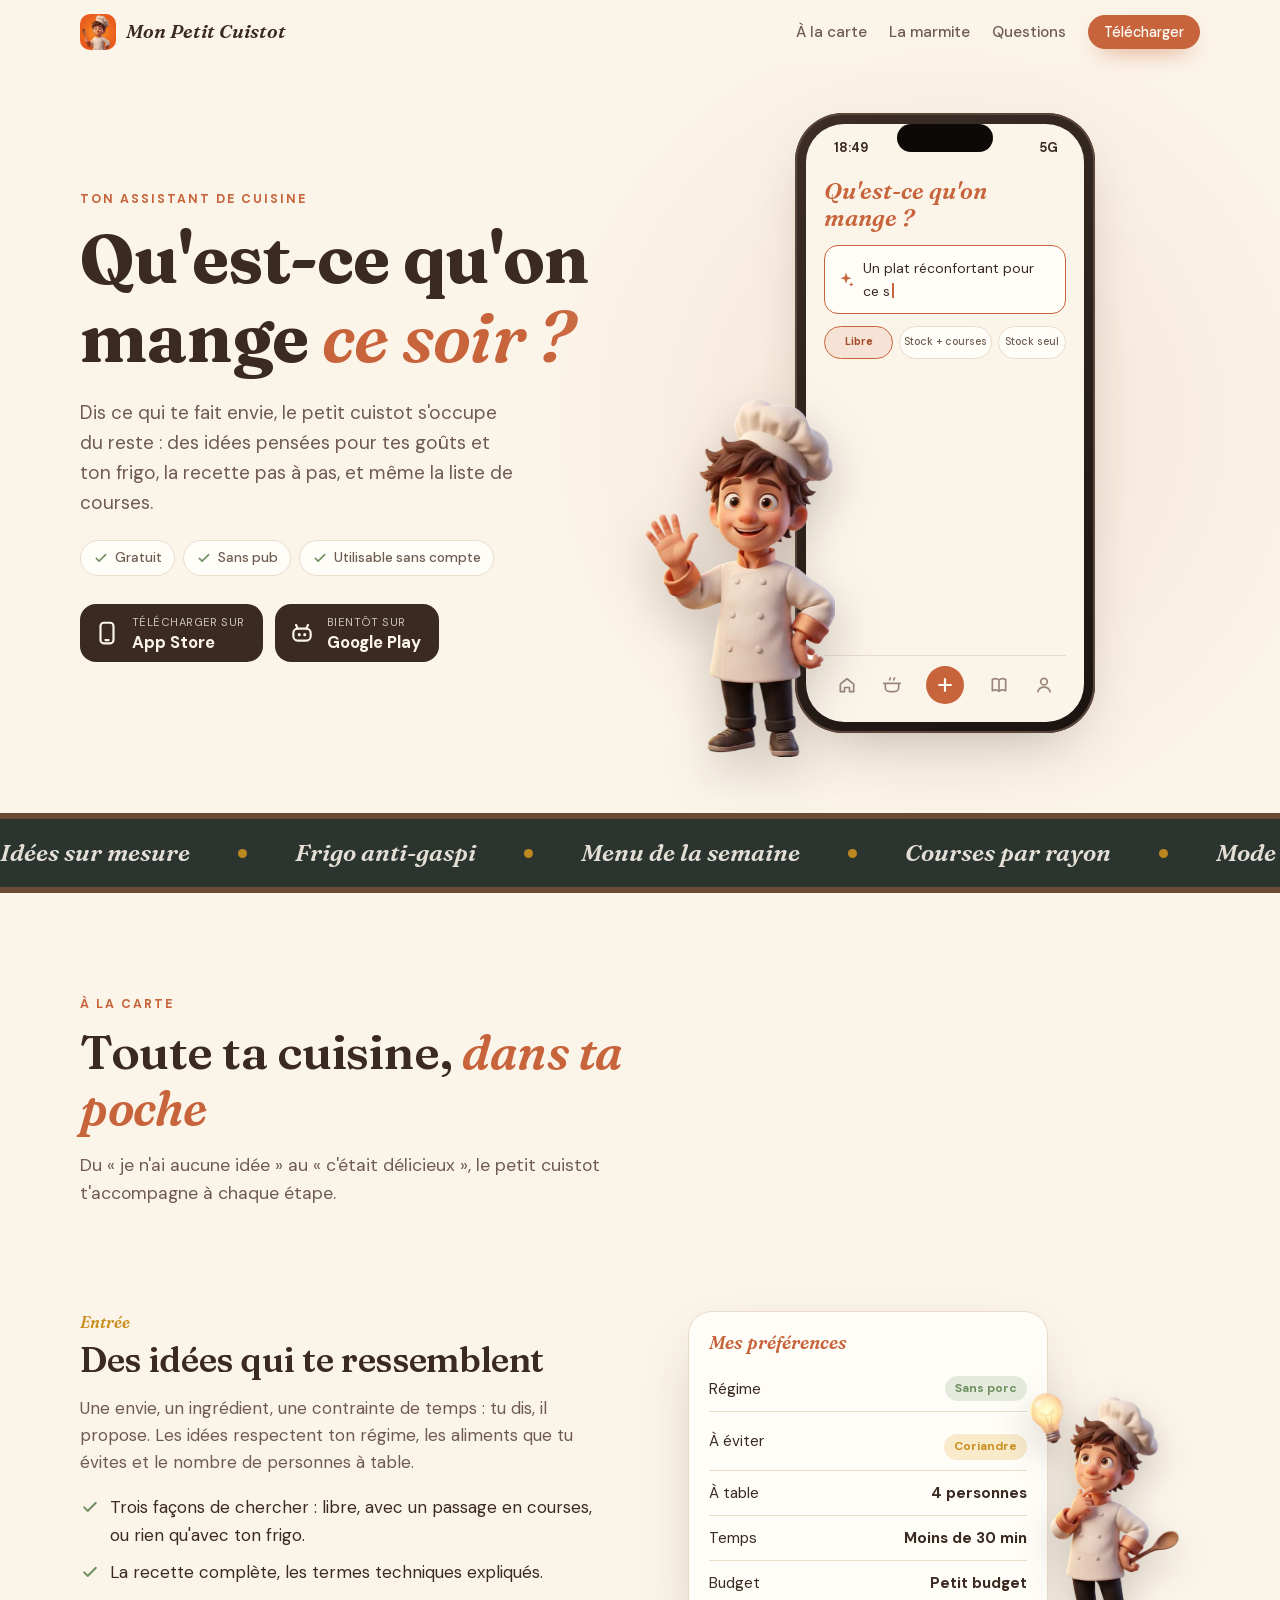
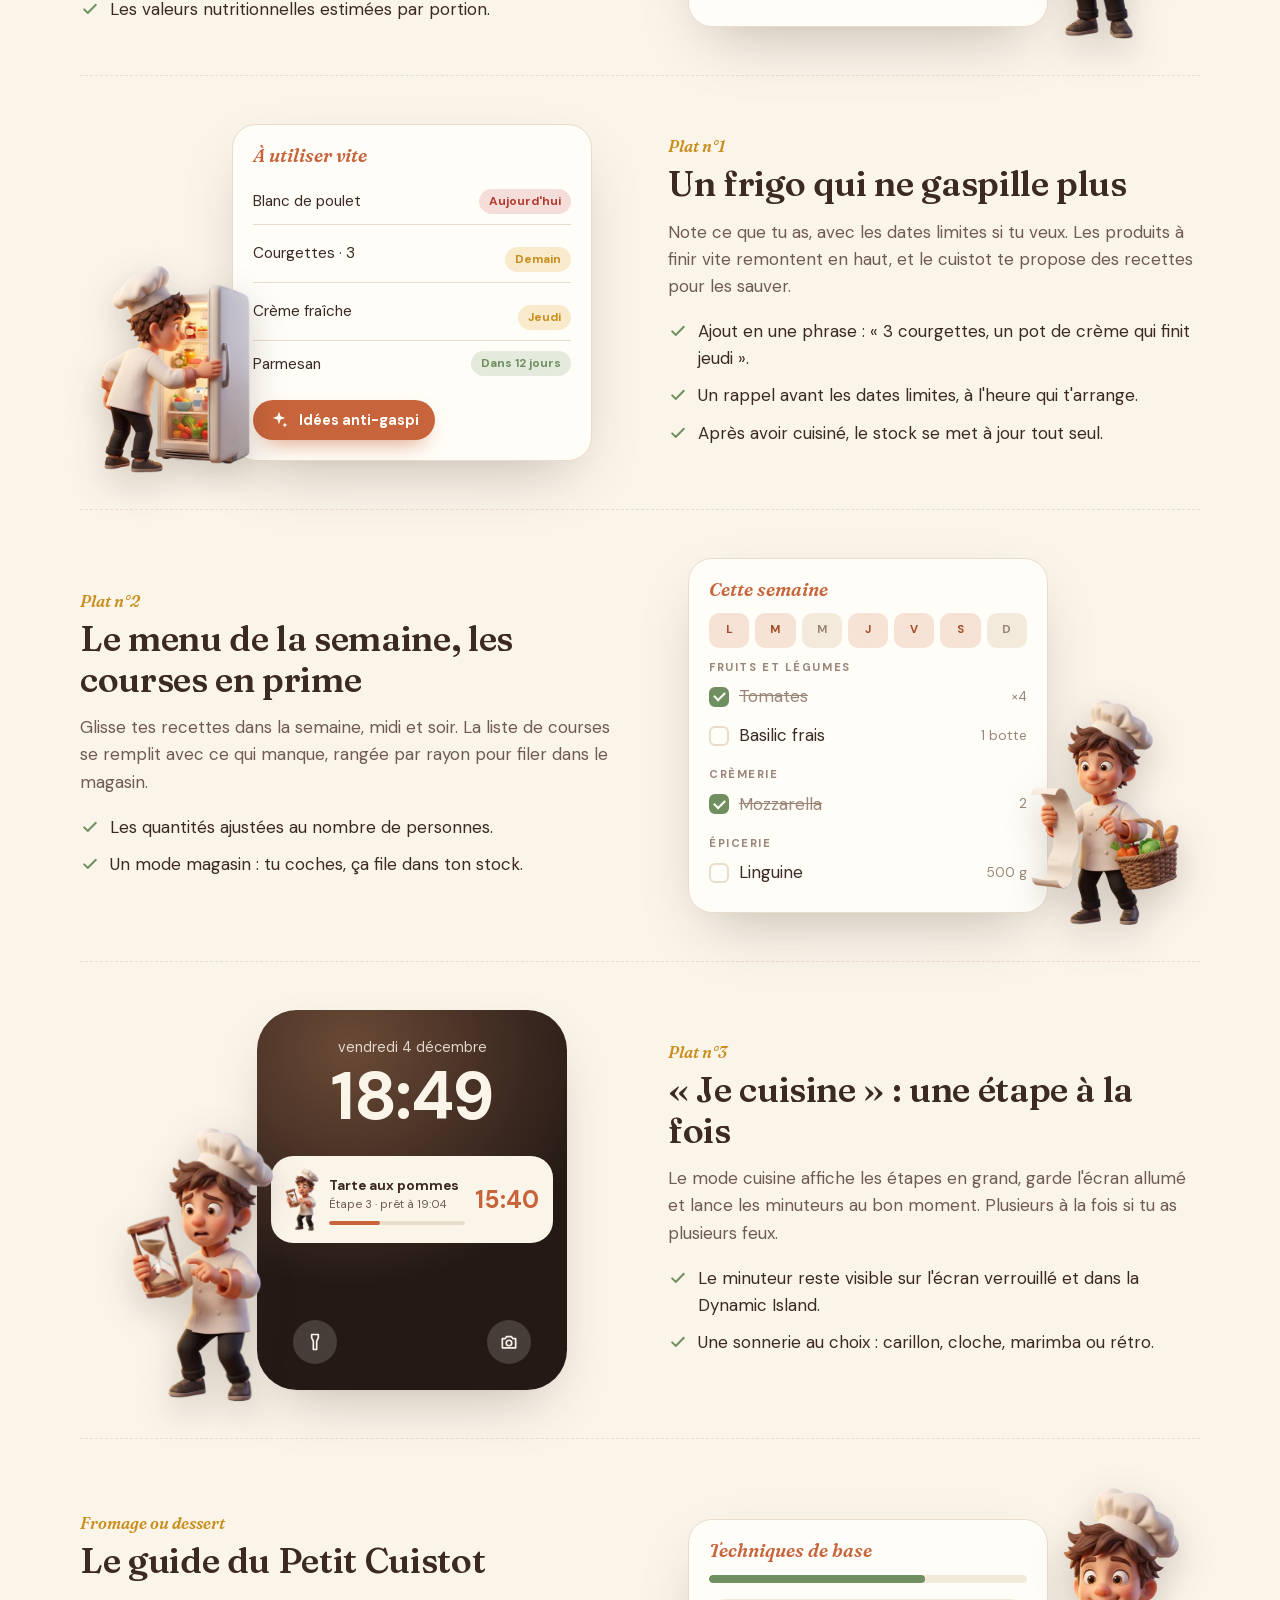
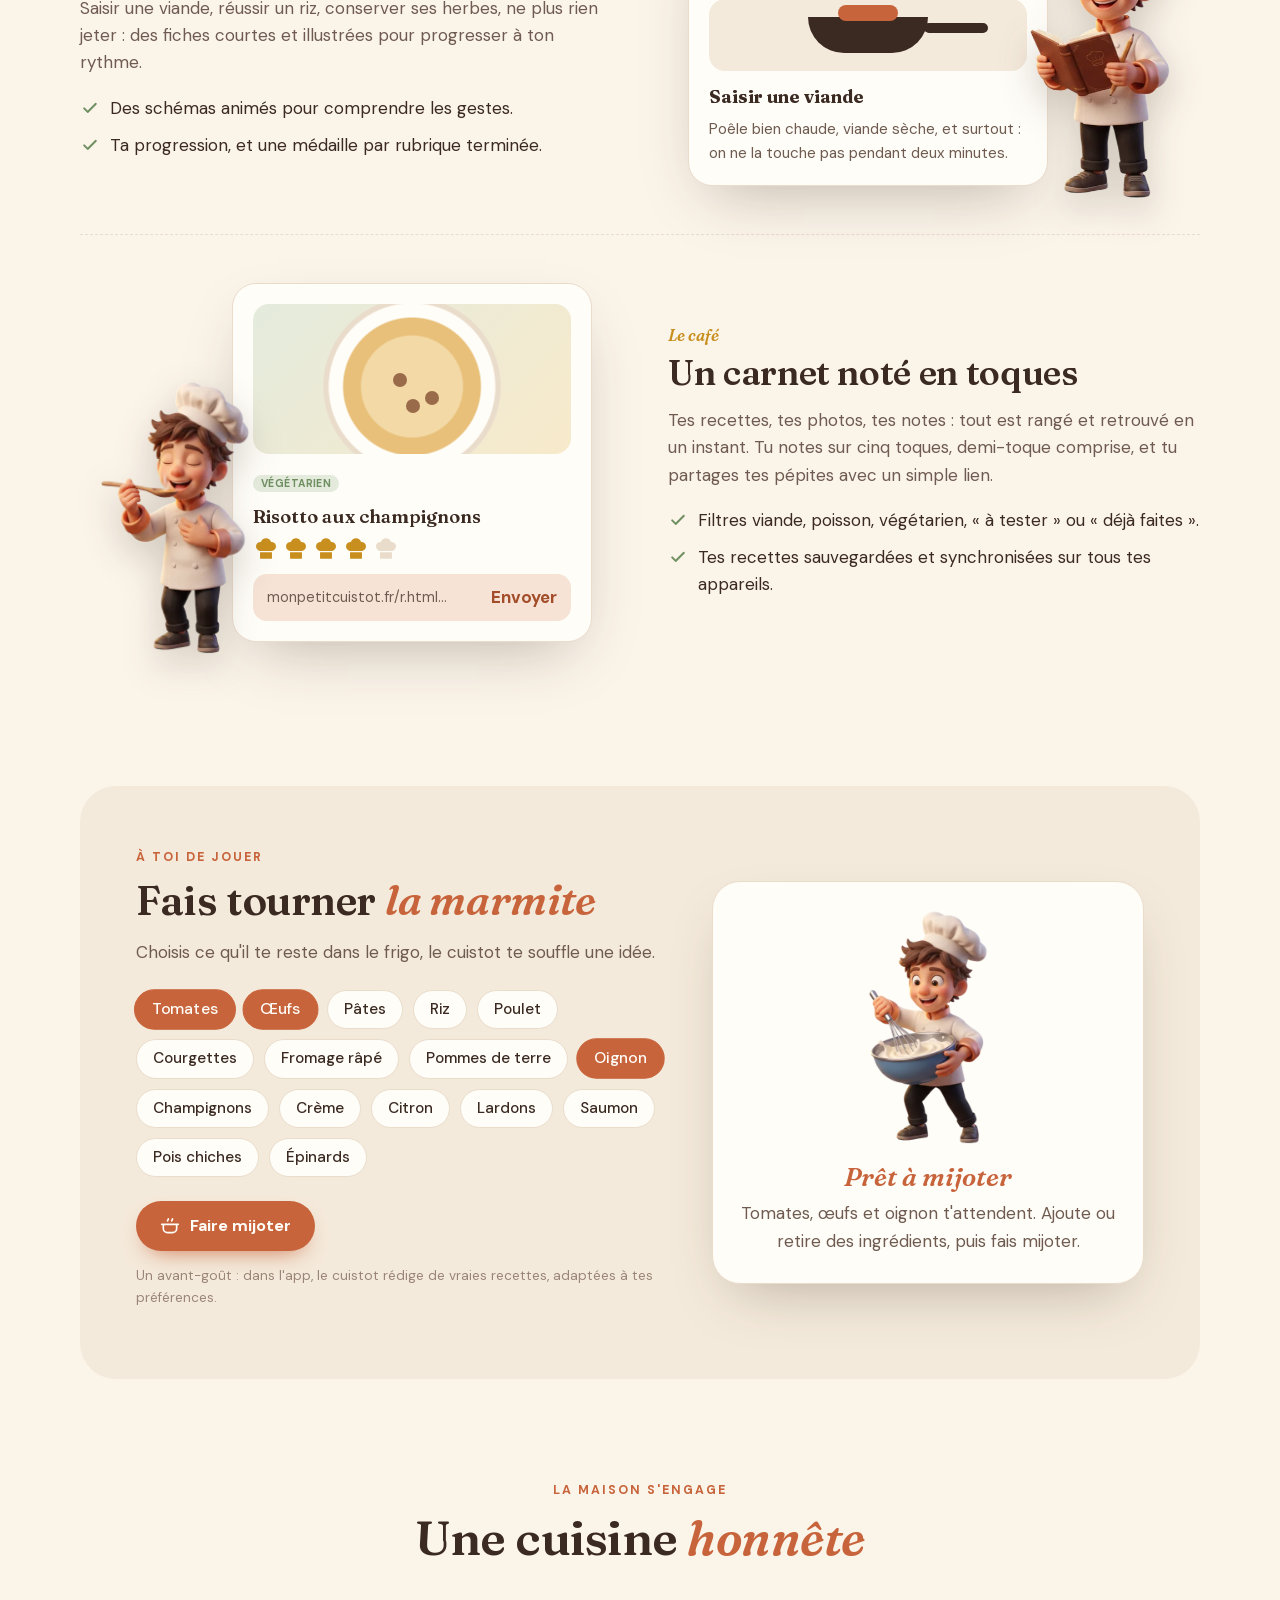
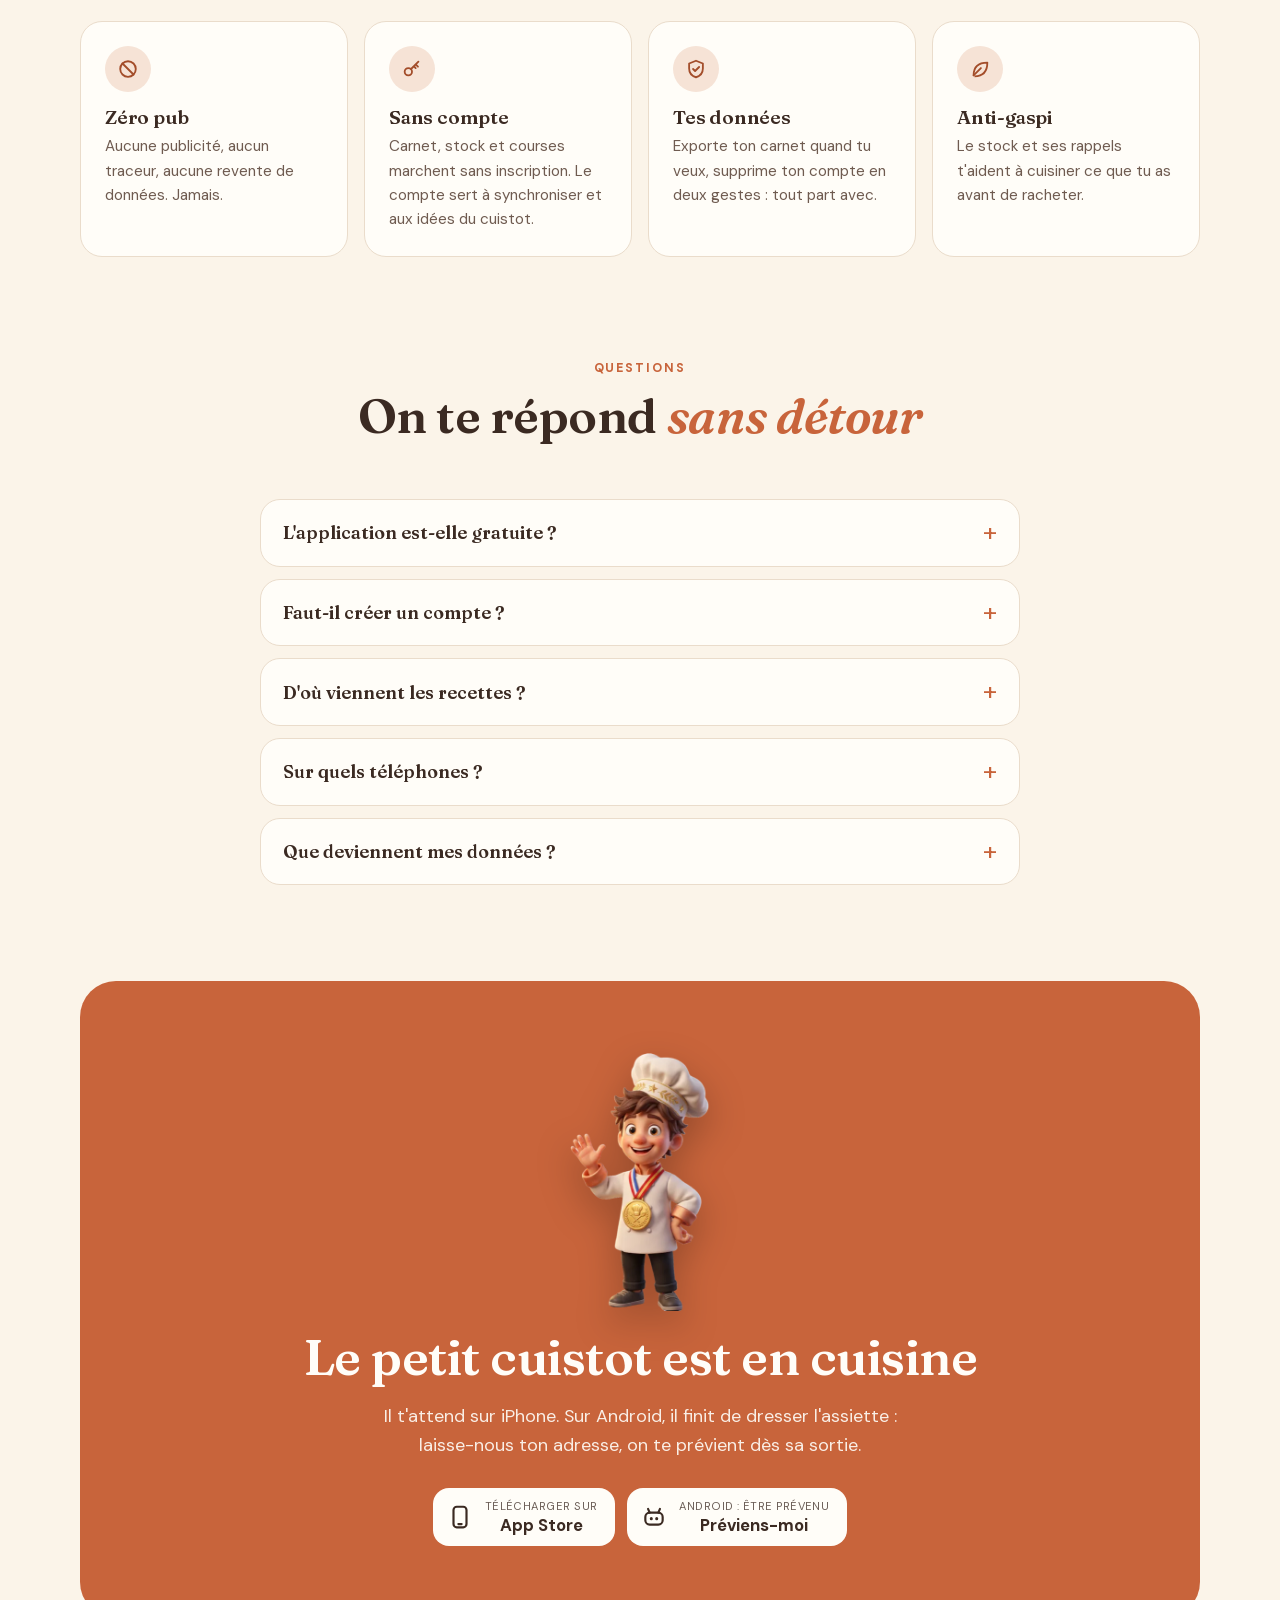
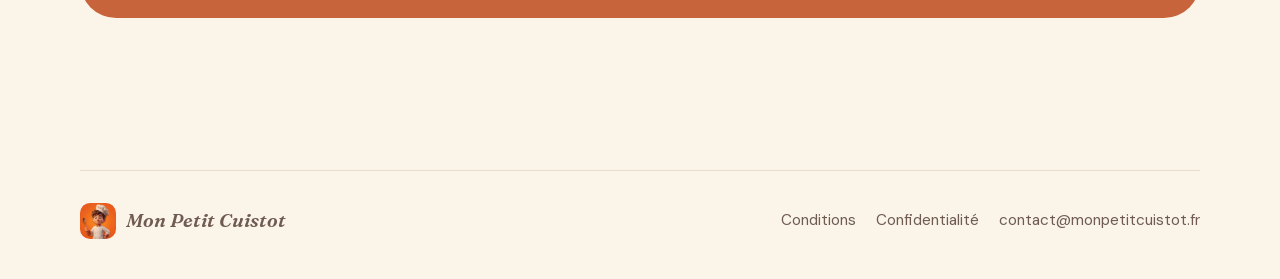
<file: index.html>
<!doctype html>
<html lang="fr">
<head>
  <meta charset="utf-8">
  <meta name="viewport" content="width=device-width, initial-scale=1">
  <title>Mon Petit Cuistot · Qu'est-ce qu'on mange ce soir ?</title>
  <meta name="description" content="L'assistant de cuisine du quotidien : des idées de recettes sur mesure selon tes envies et ton frigo, ton carnet, ton stock anti-gaspi, le menu de la semaine et la liste de courses. Gratuit, sans pub.">
  <link rel="canonical" href="https://monpetitcuistot.fr/">
  <meta name="theme-color" content="#fbf4e9" media="(prefers-color-scheme: light)">
  <meta name="theme-color" content="#1c1512" media="(prefers-color-scheme: dark)">
  <link rel="icon" type="image/png" href="img/favicon.png">
  <link rel="apple-touch-icon" href="img/apple-touch-icon.png">
  <meta name="apple-itunes-app" content="app-id=6836373364">
  <link rel="preload" href="fonts/Fraunces-Bold.woff2" as="font" type="font/woff2" crossorigin>
  <link rel="preload" href="fonts/DMSans-Regular.woff2" as="font" type="font/woff2" crossorigin>

  <meta property="og:type" content="website">
  <meta property="og:locale" content="fr_FR">
  <meta property="og:site_name" content="Mon Petit Cuistot">
  <meta property="og:url" content="https://monpetitcuistot.fr/">
  <meta property="og:title" content="Mon Petit Cuistot · Qu'est-ce qu'on mange ce soir ?">
  <meta property="og:description" content="Des idées de recettes sur mesure, ton carnet, ton stock anti-gaspi et ta liste de courses. Gratuit, sans pub.">
  <meta property="og:image" content="https://monpetitcuistot.fr/img/partage.jpg">
  <meta property="og:image:width" content="1200">
  <meta property="og:image:height" content="630">
  <meta property="og:image:alt" content="La mascotte de Mon Petit Cuistot à côté de l'application">
  <meta name="twitter:card" content="summary_large_image">

  <script type="application/ld+json">
  {
    "@context": "https://schema.org",
    "@type": "MobileApplication",
    "name": "Mon Petit Cuistot",
    "operatingSystem": "iOS, Android",
    "applicationCategory": "LifestyleApplication",
    "inLanguage": "fr",
    "url": "https://monpetitcuistot.fr/",
    "image": "https://monpetitcuistot.fr/img/apple-touch-icon.png",
    "description": "Assistant de cuisine : idées de recettes sur mesure, carnet, stock anti-gaspi, menu de la semaine et liste de courses.",
    "installUrl": "https://apps.apple.com/fr/app/mon-petit-cuistot-recettes/id6836373364",
    "offers": { "@type": "Offer", "price": "0", "priceCurrency": "EUR" }
  }
  </script>
  <link rel="stylesheet" href="style.css">
  <script>document.documentElement.classList.add('js');</script>
</head>
<body>

<svg width="0" height="0" style="position:absolute" aria-hidden="true">
  <symbol id="i-coche" viewBox="0 0 24 24"><path fill="none" stroke="currentColor" stroke-width="2.4" stroke-linecap="round" stroke-linejoin="round" d="M5 12.5l4.2 4.2L19 7"/></symbol>
  <symbol id="i-horloge" viewBox="0 0 24 24"><circle cx="12" cy="12" r="8.5" fill="none" stroke="currentColor" stroke-width="2"/><path fill="none" stroke="currentColor" stroke-width="2" stroke-linecap="round" d="M12 7.5V12l3 2"/></symbol>
  <symbol id="i-etincelle" viewBox="0 0 24 24"><path fill="currentColor" d="M12 2l1.9 5.6L19.5 9.5l-5.6 1.9L12 17l-1.9-5.6L4.5 9.5l5.6-1.9zM19 15l.9 2.1L22 18l-2.1.9L19 21l-.9-2.1L16 18l2.1-.9z"/></symbol>
  <symbol id="i-maison" viewBox="0 0 24 24"><path fill="none" stroke="currentColor" stroke-width="2" stroke-linejoin="round" d="M4 11l8-6.5 8 6.5V20h-5v-5h-6v5H4z"/></symbol>
  <symbol id="i-casserole" viewBox="0 0 24 24"><path fill="none" stroke="currentColor" stroke-width="2" stroke-linecap="round" stroke-linejoin="round" d="M4 10h16v5a5 5 0 01-5 5H9a5 5 0 01-5-5zM2 10h2M20 10h2M9 6c0-1 1-1.5 1-2.5M14 6c0-1 1-1.5 1-2.5"/></symbol>
  <symbol id="i-livre" viewBox="0 0 24 24"><path fill="none" stroke="currentColor" stroke-width="2" stroke-linejoin="round" d="M4 5.5C6.5 4 9.5 4 12 6c2.5-2 5.5-2 8-.5V19c-2.5-1.5-5.5-1.5-8 .5-2.5-2-5.5-2-8-.5zM12 6v13.5"/></symbol>
  <symbol id="i-perso" viewBox="0 0 24 24"><circle cx="12" cy="8" r="4" fill="none" stroke="currentColor" stroke-width="2"/><path fill="none" stroke="currentColor" stroke-width="2" stroke-linecap="round" d="M4.5 20c1.2-3.6 4-5.5 7.5-5.5s6.3 1.9 7.5 5.5"/></symbol>
  <symbol id="i-plus" viewBox="0 0 24 24"><path fill="none" stroke="currentColor" stroke-width="2.6" stroke-linecap="round" d="M12 5v14M5 12h14"/></symbol>
  <symbol id="i-telephone" viewBox="0 0 24 24"><rect x="6" y="2.5" width="12" height="19" rx="3" fill="none" stroke="currentColor" stroke-width="2"/><path fill="none" stroke="currentColor" stroke-width="2" stroke-linecap="round" d="M10.5 18.5h3"/></symbol>
  <symbol id="i-robot" viewBox="0 0 24 24"><rect x="4" y="8" width="16" height="11" rx="4" fill="none" stroke="currentColor" stroke-width="2"/><circle cx="9.5" cy="13.5" r="1.4" fill="currentColor"/><circle cx="14.5" cy="13.5" r="1.4" fill="currentColor"/><path fill="none" stroke="currentColor" stroke-width="2" stroke-linecap="round" d="M8 8L6.5 4.5M16 8l1.5-3.5"/></symbol>
  <symbol id="i-loupe" viewBox="0 0 24 24"><circle cx="11" cy="11" r="6.5" fill="none" stroke="currentColor" stroke-width="2"/><path fill="none" stroke="currentColor" stroke-width="2" stroke-linecap="round" d="M16 16l4.5 4.5"/></symbol>
  <symbol id="i-bouclier" viewBox="0 0 24 24"><path fill="none" stroke="currentColor" stroke-width="2" stroke-linejoin="round" d="M12 3l7.5 3v5.5c0 4.6-3.2 8.2-7.5 9.5-4.3-1.3-7.5-4.9-7.5-9.5V6z"/><path fill="none" stroke="currentColor" stroke-width="2" stroke-linecap="round" stroke-linejoin="round" d="M8.8 12l2.2 2.2 4.4-4.4"/></symbol>
  <symbol id="i-pub" viewBox="0 0 24 24"><circle cx="12" cy="12" r="8.5" fill="none" stroke="currentColor" stroke-width="2"/><path fill="none" stroke="currentColor" stroke-width="2" stroke-linecap="round" d="M6 6l12 12"/></symbol>
  <symbol id="i-feuille" viewBox="0 0 24 24"><path fill="none" stroke="currentColor" stroke-width="2" stroke-linejoin="round" d="M5 19c0-9 5-14 15-14 0 10-5 15-14 15"/><path fill="none" stroke="currentColor" stroke-width="2" stroke-linecap="round" d="M5 19l8-8"/></symbol>
  <symbol id="i-cle" viewBox="0 0 24 24"><circle cx="8" cy="15" r="4" fill="none" stroke="currentColor" stroke-width="2"/><path fill="none" stroke="currentColor" stroke-width="2" stroke-linecap="round" stroke-linejoin="round" d="M11 12l8-8M16 7l2.5 2.5M14 9l2 2"/></symbol>
  <symbol id="i-courrier" viewBox="0 0 24 24"><rect x="3" y="5.5" width="18" height="13" rx="3" fill="none" stroke="currentColor" stroke-width="2"/><path fill="none" stroke="currentColor" stroke-width="2" stroke-linejoin="round" d="M4 7.5l8 6 8-6"/></symbol>
  <symbol id="i-toque" viewBox="0 0 24 24"><path fill="currentColor" d="M6.5 15h11v5.2c0 .5-.4.8-.8.8H7.3c-.5 0-.8-.3-.8-.8zM6.4 13.8C4 13.3 2.5 11.3 2.8 9.1 3.1 6.9 5.1 5.4 7.3 5.6 7.9 3.5 9.8 2 12 2s4.1 1.5 4.7 3.6c2.2-.2 4.2 1.3 4.5 3.5.3 2.2-1.2 4.2-3.6 4.7z"/></symbol>
  <symbol id="i-lampe" viewBox="0 0 24 24"><path fill="none" stroke="currentColor" stroke-width="2" stroke-linejoin="round" d="M8 3h8v4l-2 4v10h-4V11L8 7z"/></symbol>
  <symbol id="i-photo" viewBox="0 0 24 24"><path fill="none" stroke="currentColor" stroke-width="2" stroke-linejoin="round" d="M4 8h3.5L9 5.5h6L16.5 8H20v11H4z"/><circle cx="12" cy="13.2" r="3.3" fill="none" stroke="currentColor" stroke-width="2"/></symbol>
</svg>

<header class="nav" id="nav">
  <div class="conteneur">
    <a class="marque" href="#haut"><img src="img/icone.webp" alt="" width="36" height="36">Mon Petit Cuistot</a>
    <nav class="nav-liens" aria-label="Sections">
      <a href="#carte">À la carte</a>
      <a href="#marmite">La marmite</a>
      <a href="#questions">Questions</a>
      <a class="bouton petit" href="#telecharger">Télécharger</a>
    </nav>
  </div>
</header>

<main id="haut">

  <!-- ===================================================== Héros -->
  <section class="heros">
    <div class="conteneur">
      <div>
        <span class="surtitre">Ton assistant de cuisine</span>
        <h1>Qu'est-ce qu'on mange <em>ce soir&nbsp;?</em></h1>
        <p class="intro">Dis ce qui te fait envie, le petit cuistot s'occupe du reste&nbsp;: des idées pensées pour tes goûts et ton frigo, la recette pas à pas, et même la liste de courses.</p>
        <div class="badges-heros">
          <span class="pastille"><svg><use href="#i-coche"/></svg>Gratuit</span>
          <span class="pastille"><svg><use href="#i-coche"/></svg>Sans pub</span>
          <span class="pastille"><svg><use href="#i-coche"/></svg>Utilisable sans compte</span>
        </div>
        <div class="stores">
          <a class="store" href="https://apps.apple.com/fr/app/mon-petit-cuistot-recettes/id6836373364"><svg><use href="#i-telephone"/></svg><span><small>Télécharger sur</small><strong>App Store</strong></span></a>
          <a class="store" href="#telecharger"><svg><use href="#i-robot"/></svg><span><small>Bientôt sur</small><strong>Google Play</strong></span></a>
        </div>
      </div>

      <div class="scene">
        <img class="mascotte-heros" src="img/cuistot-hello.webp" alt="Le petit cuistot, mascotte de l'application, salue de la main" width="300" height="560">
        <div class="telephone" aria-label="Aperçu de l'application : le générateur de recettes" role="img">
          <div class="ilot"></div>
          <div class="ecran">
            <div class="barre-etat"><span id="heure-tel">19:42</span><span>5G</span></div>
            <div class="app-titre">Qu'est-ce qu'on mange&nbsp;?</div>
            <div class="champ"><svg><use href="#i-etincelle"/></svg><span class="frappe" id="envie"></span></div>
            <div class="modes" id="modes"><span class="actif">Libre</span><span>Stock + courses</span><span>Stock seul</span></div>
            <div class="reflexion" id="reflexion"><span><i></i><i></i><i></i></span>Le cuistot réfléchit…</div>
            <div class="idees" id="idees"></div>
            <div class="barre-onglets">
              <svg><use href="#i-maison"/></svg><svg><use href="#i-casserole"/></svg>
              <span class="plus"><svg><use href="#i-plus"/></svg></span>
              <svg><use href="#i-livre"/></svg><svg><use href="#i-perso"/></svg>
            </div>
          </div>
        </div>
      </div>
    </div>
  </section>

  <!-- ===================================================== Ardoise -->
  <div class="ardoise" aria-label="Au menu : idées sur mesure, anti-gaspi, courses par rayon, minuteurs, guide du cuistot">
    <div class="defilant" aria-hidden="true">
      <span>Idées sur mesure</span><span>Frigo anti-gaspi</span><span>Menu de la semaine</span><span>Courses par rayon</span><span>Mode « Je cuisine »</span><span>Minuteurs sur l'écran verrouillé</span><span>Le guide du Petit Cuistot</span><span>Recettes notées en toques</span>
      <span>Idées sur mesure</span><span>Frigo anti-gaspi</span><span>Menu de la semaine</span><span>Courses par rayon</span><span>Mode « Je cuisine »</span><span>Minuteurs sur l'écran verrouillé</span><span>Le guide du Petit Cuistot</span><span>Recettes notées en toques</span>
    </div>
  </div>

  <!-- ===================================================== À la carte -->
  <section class="bloc" id="carte">
    <div class="conteneur">
      <div class="tete-section apparait">
        <span class="surtitre">À la carte</span>
        <h2>Toute ta cuisine, <span class="accroche">dans ta poche</span></h2>
        <p>Du « je n'ai aucune idée » au « c'était délicieux », le petit cuistot t'accompagne à chaque étape.</p>
      </div>

      <article class="plat apparait">
        <div class="texte-plat">
          <span class="numero">Entrée</span>
          <h3>Des idées qui te ressemblent</h3>
          <p>Une envie, un ingrédient, une contrainte de temps&nbsp;: tu dis, il propose. Les idées respectent ton régime, les aliments que tu évites et le nombre de personnes à table.</p>
          <ul>
            <li><svg><use href="#i-coche"/></svg>Trois façons de chercher&nbsp;: libre, avec un passage en courses, ou rien qu'avec ton frigo.</li>
            <li><svg><use href="#i-coche"/></svg>La recette complète, les termes techniques expliqués.</li>
            <li><svg><use href="#i-coche"/></svg>Les valeurs nutritionnelles estimées par portion.</li>
          </ul>
        </div>
        <div class="visuel-plat">
          <img class="pose droite" src="img/cuistot-idea.webp" alt="" width="150" height="246" loading="lazy">
          <div class="carte-app">
            <h4>Mes préférences</h4>
            <div class="ligne"><span>Régime</span><span class="etiquette ok">Sans porc</span></div>
            <div class="ligne"><span>À éviter</span><span class="etiquette bientot">Coriandre</span></div>
            <div class="ligne"><span>À table</span><strong>4 personnes</strong></div>
            <div class="ligne"><span>Temps</span><strong>Moins de 30 min</strong></div>
            <div class="ligne"><span>Budget</span><strong>Petit budget</strong></div>
          </div>
        </div>
      </article>

      <article class="plat inverse apparait">
        <div class="texte-plat">
          <span class="numero">Plat n°1</span>
          <h3>Un frigo qui ne gaspille plus</h3>
          <p>Note ce que tu as, avec les dates limites si tu veux. Les produits à finir vite remontent en haut, et le cuistot te propose des recettes pour les sauver.</p>
          <ul>
            <li><svg><use href="#i-coche"/></svg>Ajout en une phrase&nbsp;: « 3 courgettes, un pot de crème qui finit jeudi ».</li>
            <li><svg><use href="#i-coche"/></svg>Un rappel avant les dates limites, à l'heure qui t'arrange.</li>
            <li><svg><use href="#i-coche"/></svg>Après avoir cuisiné, le stock se met à jour tout seul.</li>
          </ul>
        </div>
        <div class="visuel-plat">
          <img class="pose gauche" src="img/cuistot-fridge.webp" alt="" width="150" height="208" loading="lazy">
          <div class="carte-app">
            <h4>À utiliser vite</h4>
            <div class="ligne"><span>Blanc de poulet</span><span class="etiquette urgent">Aujourd'hui</span></div>
            <div class="ligne"><span>Courgettes · 3</span><span class="etiquette bientot">Demain</span></div>
            <div class="ligne"><span>Crème fraîche</span><span class="etiquette bientot">Jeudi</span></div>
            <div class="ligne"><span>Parmesan</span><span class="etiquette ok">Dans 12 jours</span></div>
            <p style="margin:14px 0 0"><span class="bouton petit"><svg><use href="#i-etincelle"/></svg>Idées anti-gaspi</span></p>
          </div>
        </div>
      </article>

      <article class="plat apparait">
        <div class="texte-plat">
          <span class="numero">Plat n°2</span>
          <h3>Le menu de la semaine, les courses en prime</h3>
          <p>Glisse tes recettes dans la semaine, midi et soir. La liste de courses se remplit avec ce qui manque, rangée par rayon pour filer dans le magasin.</p>
          <ul>
            <li><svg><use href="#i-coche"/></svg>Les quantités ajustées au nombre de personnes.</li>
            <li><svg><use href="#i-coche"/></svg>Un mode magasin&nbsp;: tu coches, ça file dans ton stock.</li>
          </ul>
        </div>
        <div class="visuel-plat">
          <img class="pose droite" src="img/cuistot-shopping.webp" alt="" width="150" height="226" loading="lazy">
          <div class="carte-app">
            <h4>Cette semaine</h4>
            <div class="semaine" aria-hidden="true"><span class="rempli">L</span><span class="rempli">M</span><span>M</span><span class="rempli">J</span><span class="rempli">V</span><span class="rempli">S</span><span>D</span></div>
            <div class="rayon">Fruits et légumes</div>
            <div class="coche fait"><i></i><span>Tomates</span><em>×4</em></div>
            <div class="coche"><i></i><span>Basilic frais</span><em>1 botte</em></div>
            <div class="rayon">Crèmerie</div>
            <div class="coche fait"><i></i><span>Mozzarella</span><em>2</em></div>
            <div class="rayon">Épicerie</div>
            <div class="coche"><i></i><span>Linguine</span><em>500 g</em></div>
          </div>
        </div>
      </article>

      <article class="plat inverse apparait">
        <div class="texte-plat">
          <span class="numero">Plat n°3</span>
          <h3>« Je cuisine »&nbsp;: une étape à la fois</h3>
          <p>Le mode cuisine affiche les étapes en grand, garde l'écran allumé et lance les minuteurs au bon moment. Plusieurs à la fois si tu as plusieurs feux.</p>
          <ul>
            <li><svg><use href="#i-coche"/></svg>Le minuteur reste visible sur l'écran verrouillé et dans la Dynamic Island.</li>
            <li><svg><use href="#i-coche"/></svg>Une sonnerie au choix&nbsp;: carillon, cloche, marimba ou rétro.</li>
          </ul>
        </div>
        <div class="visuel-plat">
          <img class="pose gauche" src="img/cuistot-timer.webp" alt="" width="150" height="276" loading="lazy">
          <div class="verrou" aria-label="Écran verrouillé avec le minuteur de la tarte aux pommes" role="img">
            <div class="date" id="date-verrou">mardi 17 novembre</div>
            <div class="heure" id="heure-verrou">19:42</div>
            <div class="activite">
              <img src="img/cuistot-timer.webp" alt="" width="34" height="62" loading="lazy">
              <div class="infos">
                <strong>Tarte aux pommes</strong>
                <small><span>Étape 3 · </span><span id="pret-a">prêt à 19:58</span></small>
                <div class="barre"><b id="barre-chrono"></b></div>
              </div>
              <div class="chrono" id="chrono">15:42</div>
            </div>
            <div class="raccourcis" aria-hidden="true"><i><svg><use href="#i-lampe"/></svg></i><i><svg><use href="#i-photo"/></svg></i></div>
          </div>
        </div>
      </article>

      <article class="plat apparait">
        <div class="texte-plat">
          <span class="numero">Fromage ou dessert</span>
          <h3>Le guide du Petit Cuistot</h3>
          <p>Saisir une viande, réussir un riz, conserver ses herbes, ne plus rien jeter&nbsp;: des fiches courtes et illustrées pour progresser à ton rythme.</p>
          <ul>
            <li><svg><use href="#i-coche"/></svg>Des schémas animés pour comprendre les gestes.</li>
            <li><svg><use href="#i-coche"/></svg>Ta progression, et une médaille par rubrique terminée.</li>
          </ul>
        </div>
        <div class="visuel-plat">
          <img class="pose droite" src="img/cuistot-reading.webp" alt="" width="150" height="311" loading="lazy">
          <div class="carte-app">
            <h4>Techniques de base</h4>
            <div class="fiche-progres"><b></b></div>
            <div class="schema" aria-hidden="true">
              <div class="poele"><div class="vapeur"><i></i><i></i><i></i></div><div class="grillade"></div></div>
            </div>
            <strong style="font-family:var(--titre);font-size:1.1rem">Saisir une viande</strong>
            <p style="margin:6px 0 0;color:var(--secondaire);font-size:0.95rem">Poêle bien chaude, viande sèche, et surtout&nbsp;: on ne la touche pas pendant deux minutes.</p>
          </div>
        </div>
      </article>

      <article class="plat inverse apparait">
        <div class="texte-plat">
          <span class="numero">Le café</span>
          <h3>Un carnet noté en toques</h3>
          <p>Tes recettes, tes photos, tes notes&nbsp;: tout est rangé et retrouvé en un instant. Tu notes sur cinq toques, demi-toque comprise, et tu partages tes pépites avec un simple lien.</p>
          <ul>
            <li><svg><use href="#i-coche"/></svg>Filtres viande, poisson, végétarien, « à tester » ou « déjà faites ».</li>
            <li><svg><use href="#i-coche"/></svg>Tes recettes sauvegardées et synchronisées sur tous tes appareils.</li>
          </ul>
        </div>
        <div class="visuel-plat">
          <img class="pose gauche" src="img/cuistot-tasting.webp" alt="" width="150" height="273" loading="lazy">
          <div class="carte-app">
            <div class="photo-recette" aria-hidden="true"><i style="left:44%;top:46%"></i><i style="left:54%;top:58%"></i><i style="left:48%;top:63%"></i></div>
            <span class="cat vege">Végétarien</span>
            <h4 style="margin:10px 0 0;color:var(--chocolat);font-style:normal">Risotto aux champignons</h4>
            <div class="toques" aria-label="Noté 4 toques sur 5" role="img">
              <svg><use href="#i-toque"/></svg><svg><use href="#i-toque"/></svg><svg><use href="#i-toque"/></svg><svg><use href="#i-toque"/></svg><svg class="vide"><use href="#i-toque"/></svg>
            </div>
            <div class="code-partage"><span>monpetitcuistot.fr/r.html…</span><b>Envoyer</b></div>
          </div>
        </div>
      </article>
    </div>
  </section>

  <!-- ===================================================== Marmite -->
  <section class="bloc" id="marmite" style="padding-top:0">
    <div class="conteneur">
      <div class="marmite apparait">
        <div>
          <span class="surtitre">À toi de jouer</span>
          <h2 style="font-size:clamp(1.9rem,4vw,2.6rem)">Fais tourner <span class="accroche">la marmite</span></h2>
          <p style="color:var(--secondaire);margin-top:14px">Choisis ce qu'il te reste dans le frigo, le cuistot te souffle une idée.</p>
          <div class="ingredients" id="ingredients" role="group" aria-label="Ingrédients disponibles"></div>
          <button class="bouton" id="mijoter" type="button"><svg><use href="#i-casserole"/></svg>Faire mijoter</button>
          <p class="note-demo">Un avant-goût&nbsp;: dans l'app, le cuistot rédige de vraies recettes, adaptées à tes préférences.</p>
        </div>
        <div class="resultat" id="resultat" aria-live="polite">
          <img src="img/cuistot-stiring.webp" alt="" width="120" height="234" loading="lazy">
          <div class="plat-propose" id="plat-propose">Prêt à mijoter</div>
          <p id="plat-detail">Tomates, œufs et oignon t'attendent. Ajoute ou retire des ingrédients, puis fais mijoter.</p>
        </div>
      </div>
    </div>
  </section>

  <!-- ===================================================== Engagements -->
  <section class="bloc" style="padding-top:0">
    <div class="conteneur">
      <div class="tete-section centre apparait">
        <span class="surtitre">La maison s'engage</span>
        <h2>Une cuisine <span class="accroche">honnête</span></h2>
      </div>
      <div class="engagements">
        <div class="engagement apparait"><div class="icone"><svg><use href="#i-pub"/></svg></div><h3>Zéro pub</h3><p>Aucune publicité, aucun traceur, aucune revente de données. Jamais.</p></div>
        <div class="engagement apparait"><div class="icone"><svg><use href="#i-cle"/></svg></div><h3>Sans compte</h3><p>Carnet, stock et courses marchent sans inscription. Le compte sert à synchroniser et aux idées du cuistot.</p></div>
        <div class="engagement apparait"><div class="icone"><svg><use href="#i-bouclier"/></svg></div><h3>Tes données</h3><p>Exporte ton carnet quand tu veux, supprime ton compte en deux gestes&nbsp;: tout part avec.</p></div>
        <div class="engagement apparait"><div class="icone"><svg><use href="#i-feuille"/></svg></div><h3>Anti-gaspi</h3><p>Le stock et ses rappels t'aident à cuisiner ce que tu as avant de racheter.</p></div>
      </div>
    </div>
  </section>

  <!-- ===================================================== FAQ -->
  <section class="bloc" id="questions" style="padding-top:0">
    <div class="conteneur">
      <div class="tete-section centre apparait">
        <span class="surtitre">Questions</span>
        <h2>On te répond <span class="accroche">sans détour</span></h2>
      </div>
      <div class="faq apparait">
        <details><summary>L'application est-elle gratuite&nbsp;?</summary><p>Oui, gratuite et sans publicité. Le carnet, le stock, le menu, les courses et le guide sont sans limite. Le cuistot répond à 30&nbsp;demandes par mois, environ une quinzaine de recettes. Une offre Premium, avec beaucoup plus de demandes, arrivera dans une prochaine version.</p></details>
        <details><summary>Faut-il créer un compte&nbsp;?</summary><p>Non. Le carnet, le stock, le menu, les courses et le guide fonctionnent sans compte. Un compte gratuit (e-mail, Google ou Apple) permet de demander des idées au cuistot et de retrouver tes données sur tous tes appareils.</p></details>
        <details><summary>D'où viennent les recettes&nbsp;?</summary><p>Le cuistot les rédige pour toi avec une intelligence artificielle, à partir de tes envies, de tes préférences et de ce que tu as sous la main. Tu peux ensuite les modifier, les annoter et leur poser des questions.</p></details>
        <details><summary>Sur quels téléphones&nbsp;?</summary><p>iPhone, dès maintenant sur l'<a href="https://apps.apple.com/fr/app/mon-petit-cuistot-recettes/id6836373364">App Store</a>. La version Android arrive bientôt sur Google Play.</p></details>
        <details><summary>Que deviennent mes données&nbsp;?</summary><p>Elles restent les tiennes&nbsp;: rien n'est revendu ni utilisé pour de la publicité. Tout est détaillé dans les <a href="confidentialite.html">règles de confidentialité</a>.</p></details>
      </div>
    </div>
  </section>

  <!-- ===================================================== Appel final -->
  <section class="bloc" id="telecharger" style="padding-top:0">
    <div class="conteneur">
      <div class="final apparait">
        <img src="img/cuistot-gold.webp" alt="Le petit cuistot fier de sa médaille" width="140" height="257" loading="lazy">
        <h2>Le petit cuistot est en cuisine</h2>
        <p>Il t'attend sur iPhone. Sur Android, il finit de dresser l'assiette : laisse-nous ton adresse, on te prévient dès sa sortie.</p>
        <div class="stores">
          <a class="store" href="https://apps.apple.com/fr/app/mon-petit-cuistot-recettes/id6836373364"><svg><use href="#i-telephone"/></svg><span><small>Télécharger sur</small><strong>App Store</strong></span></a>
          <a class="store" href="mailto:contact@monpetitcuistot.fr?subject=Pr%C3%A9viens-moi%20de%20la%20sortie%20Android%20de%20Mon%20Petit%20Cuistot&body=Bonjour%2C%20je%20voudrais%20%C3%AAtre%20pr%C3%A9venu%20quand%20l'application%20sort%20sur%20Android."><svg><use href="#i-robot"/></svg><span><small>Android : être prévenu</small><strong>Préviens-moi</strong></span></a>
        </div>
      </div>
    </div>
  </section>
</main>

<footer class="pied">
  <div class="conteneur">
    <a class="marque" href="#haut"><img src="img/icone.webp" alt="" width="36" height="36" loading="lazy">Mon Petit Cuistot</a>
    <nav aria-label="Liens utiles">
      <a href="conditions.html">Conditions</a>
      <a href="confidentialite.html">Confidentialité</a>
      <a href="mailto:contact@monpetitcuistot.fr">contact@monpetitcuistot.fr</a>
    </nav>
  </div>
</footer>

<script src="site.js" defer></script>
</body>
</html>
</file>
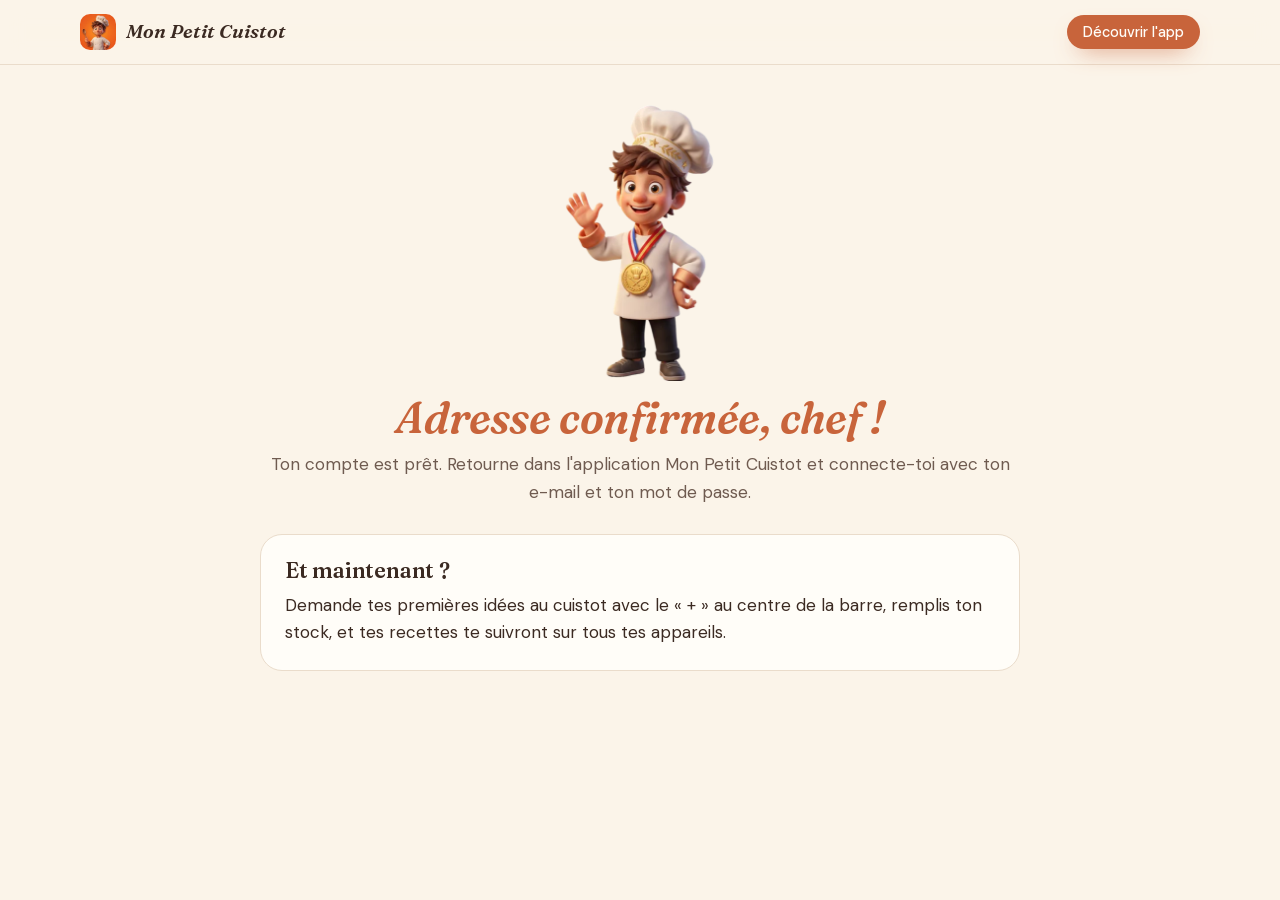
<file: bienvenue.html>
<!doctype html>
<html lang="fr">
<head>
  <meta charset="utf-8">
  <meta name="viewport" content="width=device-width, initial-scale=1">
  <title>Adresse confirmée · Mon Petit Cuistot</title>
  <meta name="robots" content="noindex">
  <meta name="theme-color" content="#fbf4e9" media="(prefers-color-scheme: light)">
  <meta name="theme-color" content="#1c1512" media="(prefers-color-scheme: dark)">
  <link rel="icon" type="image/png" href="img/favicon.png">
  <link rel="apple-touch-icon" href="img/apple-touch-icon.png">
  <link rel="stylesheet" href="style.css">
  <script>
    // Le lien de confirmation (Supabase) arrive ici. On lit le résultat, puis on retire
    // les jetons de l'adresse : la page ne les garde ni ne les envoie nulle part.
    var retour = new URLSearchParams(location.hash.slice(1) || location.search.slice(1));
    var erreur = retour.get('error_description') || retour.get('error');
    if (location.hash || location.search) history.replaceState(null, '', location.pathname);
  </script>
</head>
<body>
  <header class="nav defile">
    <div class="conteneur">
      <a class="marque" href="./"><img src="img/icone.webp" alt="" width="36" height="36">Mon Petit Cuistot</a>
      <nav class="nav-liens"><a class="bouton petit" href="./">Découvrir l'app</a></nav>
    </div>
  </header>

  <main class="page" style="text-align:center">
    <section id="ok">
      <img src="img/cuistot-gold.webp" alt="Le petit cuistot fier de sa médaille" width="150" height="275" style="width:150px;margin:0 auto">
      <h1>Adresse confirmée, chef&nbsp;!</h1>
      <p class="sous-titre">Ton compte est prêt. Retourne dans l'application Mon Petit Cuistot et connecte-toi avec ton e-mail et ton mot de passe.</p>
      <div class="carte" style="margin-top:28px;text-align:left">
        <h2>Et maintenant&nbsp;?</h2>
        <p>Demande tes premières idées au cuistot avec le « + » au centre de la barre, remplis ton stock, et tes recettes te suivront sur tous tes appareils.</p>
      </div>
    </section>

    <section id="echec" hidden>
      <img src="img/cuistot-fridge.webp" alt="Le petit cuistot cherche dans le frigo" width="150" height="208" style="width:150px;margin:0 auto">
      <h1>Ce lien a refroidi</h1>
      <p class="sous-titre">Il a expiré ou a déjà servi. Si ton adresse est déjà confirmée, connecte-toi simplement dans l'application. Sinon, recrée ton compte pour recevoir un nouveau lien.</p>
      <p class="sous-titre" style="margin-top:20px">Un souci&nbsp;? Écris-nous à <a href="mailto:contact@monpetitcuistot.fr">contact@monpetitcuistot.fr</a>.</p>
    </section>
  </main>

  <script>
    if (erreur) {
      document.getElementById('ok').hidden = true;
      document.getElementById('echec').hidden = false;
      document.title = 'Lien expiré · Mon Petit Cuistot';
    }
  </script>
</body>
</html>
</file>
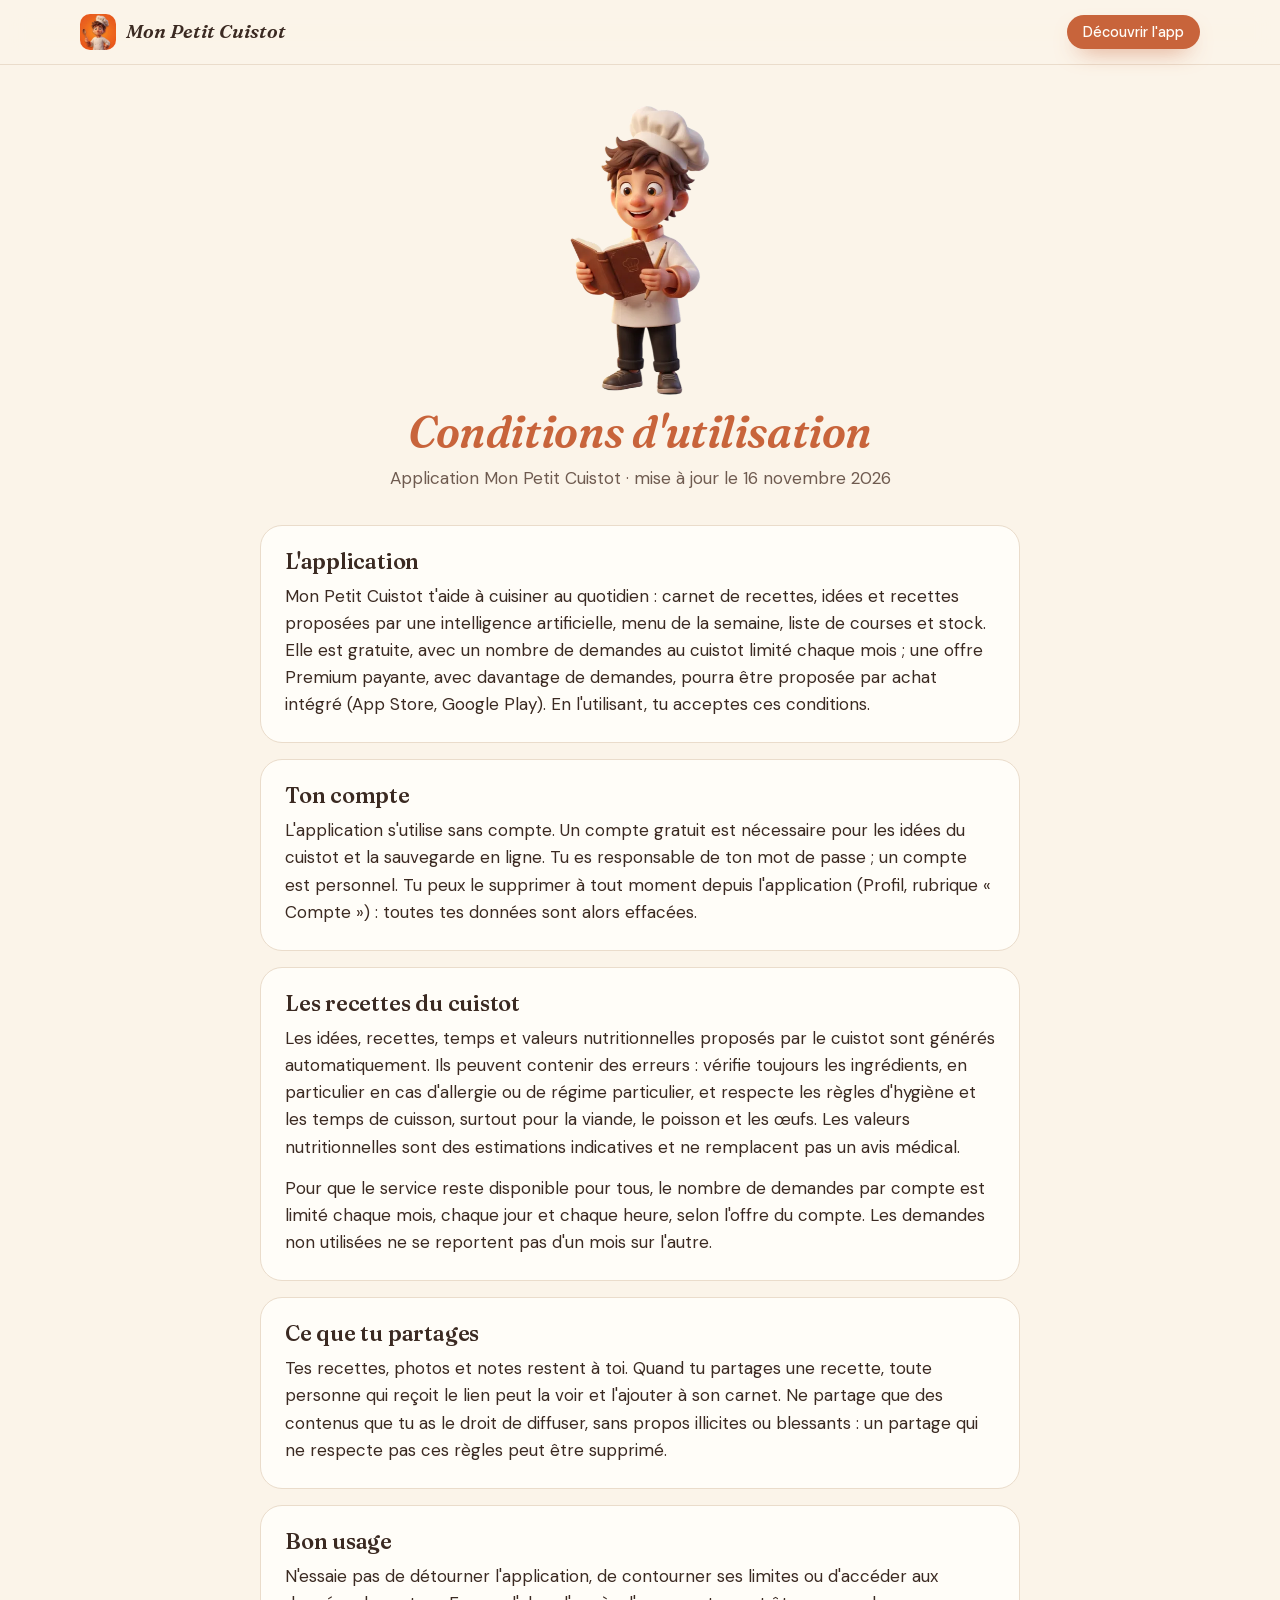
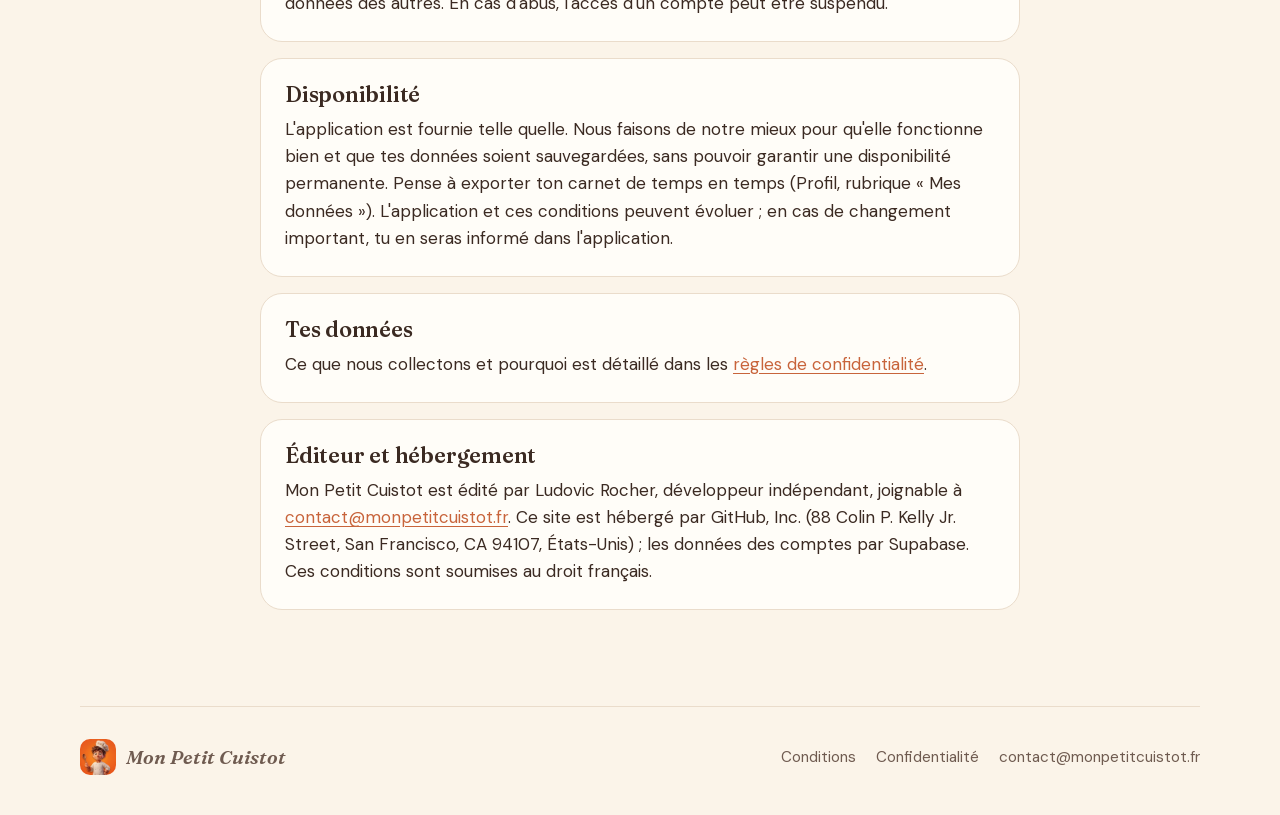
<file: conditions.html>
<!doctype html>
<html lang="fr">
<head>
  <meta charset="utf-8">
  <meta name="viewport" content="width=device-width, initial-scale=1">
  <title>Conditions d'utilisation · Mon Petit Cuistot</title>
  <meta name="description" content="Conditions d'utilisation de l'application Mon Petit Cuistot.">
  <link rel="canonical" href="https://monpetitcuistot.fr/conditions.html">
  <meta name="theme-color" content="#fbf4e9" media="(prefers-color-scheme: light)">
  <meta name="theme-color" content="#1c1512" media="(prefers-color-scheme: dark)">
  <link rel="icon" type="image/png" href="img/favicon.png">
  <link rel="apple-touch-icon" href="img/apple-touch-icon.png">
  <link rel="stylesheet" href="style.css">
</head>
<body>
  <header class="nav defile">
    <div class="conteneur">
      <a class="marque" href="./"><img src="img/icone.webp" alt="" width="36" height="36">Mon Petit Cuistot</a>
      <nav class="nav-liens"><a class="bouton petit" href="./">Découvrir l'app</a></nav>
    </div>
  </header>
  <main class="page">
    <header class="entete">
      <img src="img/cuistot-reading.webp" alt="Le petit cuistot lit attentivement" width="140" height="290">
      <h1>Conditions d'utilisation</h1>
      <p class="sous-titre">Application Mon Petit Cuistot · mise à jour le 16 novembre 2026</p>
    </header>

    <section class="carte">
      <h2>L'application</h2>
      <p>Mon Petit Cuistot t'aide à cuisiner au quotidien : carnet de recettes, idées et recettes proposées par une intelligence artificielle, menu de la semaine, liste de courses et stock. Elle est gratuite, avec un nombre de demandes au cuistot limité chaque mois ; une offre Premium payante, avec davantage de demandes, pourra être proposée par achat intégré (App Store, Google Play). En l'utilisant, tu acceptes ces conditions.</p>
    </section>

    <section class="carte">
      <h2>Ton compte</h2>
      <p>L'application s'utilise sans compte. Un compte gratuit est nécessaire pour les idées du cuistot et la sauvegarde en ligne. Tu es responsable de ton mot de passe ; un compte est personnel. Tu peux le supprimer à tout moment depuis l'application (Profil, rubrique « Compte ») : toutes tes données sont alors effacées.</p>
    </section>

    <section class="carte">
      <h2>Les recettes du cuistot</h2>
      <p>Les idées, recettes, temps et valeurs nutritionnelles proposés par le cuistot sont générés automatiquement. Ils peuvent contenir des erreurs : vérifie toujours les ingrédients, en particulier en cas d'allergie ou de régime particulier, et respecte les règles d'hygiène et les temps de cuisson, surtout pour la viande, le poisson et les œufs. Les valeurs nutritionnelles sont des estimations indicatives et ne remplacent pas un avis médical.</p>
      <p>Pour que le service reste disponible pour tous, le nombre de demandes par compte est limité chaque mois, chaque jour et chaque heure, selon l'offre du compte. Les demandes non utilisées ne se reportent pas d'un mois sur l'autre.</p>
    </section>

    <section class="carte">
      <h2>Ce que tu partages</h2>
      <p>Tes recettes, photos et notes restent à toi. Quand tu partages une recette, toute personne qui reçoit le lien peut la voir et l'ajouter à son carnet. Ne partage que des contenus que tu as le droit de diffuser, sans propos illicites ou blessants : un partage qui ne respecte pas ces règles peut être supprimé.</p>
    </section>

    <section class="carte">
      <h2>Bon usage</h2>
      <p>N'essaie pas de détourner l'application, de contourner ses limites ou d'accéder aux données des autres. En cas d'abus, l'accès d'un compte peut être suspendu.</p>
    </section>

    <section class="carte">
      <h2>Disponibilité</h2>
      <p>L'application est fournie telle quelle. Nous faisons de notre mieux pour qu'elle fonctionne bien et que tes données soient sauvegardées, sans pouvoir garantir une disponibilité permanente. Pense à exporter ton carnet de temps en temps (Profil, rubrique « Mes données »). L'application et ces conditions peuvent évoluer ; en cas de changement important, tu en seras informé dans l'application.</p>
    </section>

    <section class="carte">
      <h2>Tes données</h2>
      <p>Ce que nous collectons et pourquoi est détaillé dans les <a href="confidentialite.html">règles de confidentialité</a>.</p>
    </section>

    <section class="carte">
      <h2>Éditeur et hébergement</h2>
      <p>Mon Petit Cuistot est édité par Ludovic Rocher, développeur indépendant, joignable à <a href="mailto:contact@monpetitcuistot.fr">contact@monpetitcuistot.fr</a>. Ce site est hébergé par GitHub, Inc. (88 Colin P. Kelly Jr. Street, San Francisco, CA 94107, États-Unis) ; les données des comptes par Supabase. Ces conditions sont soumises au droit français.</p>
    </section>

  </main>
  <footer class="pied">
    <div class="conteneur">
      <a class="marque" href="./"><img src="img/icone.webp" alt="" width="36" height="36" loading="lazy">Mon Petit Cuistot</a>
      <nav aria-label="Liens utiles"><a href="conditions.html">Conditions</a><a href="confidentialite.html">Confidentialité</a><a href="mailto:contact@monpetitcuistot.fr">contact@monpetitcuistot.fr</a></nav>
    </div>
  </footer>
</body>
</html>
</file>
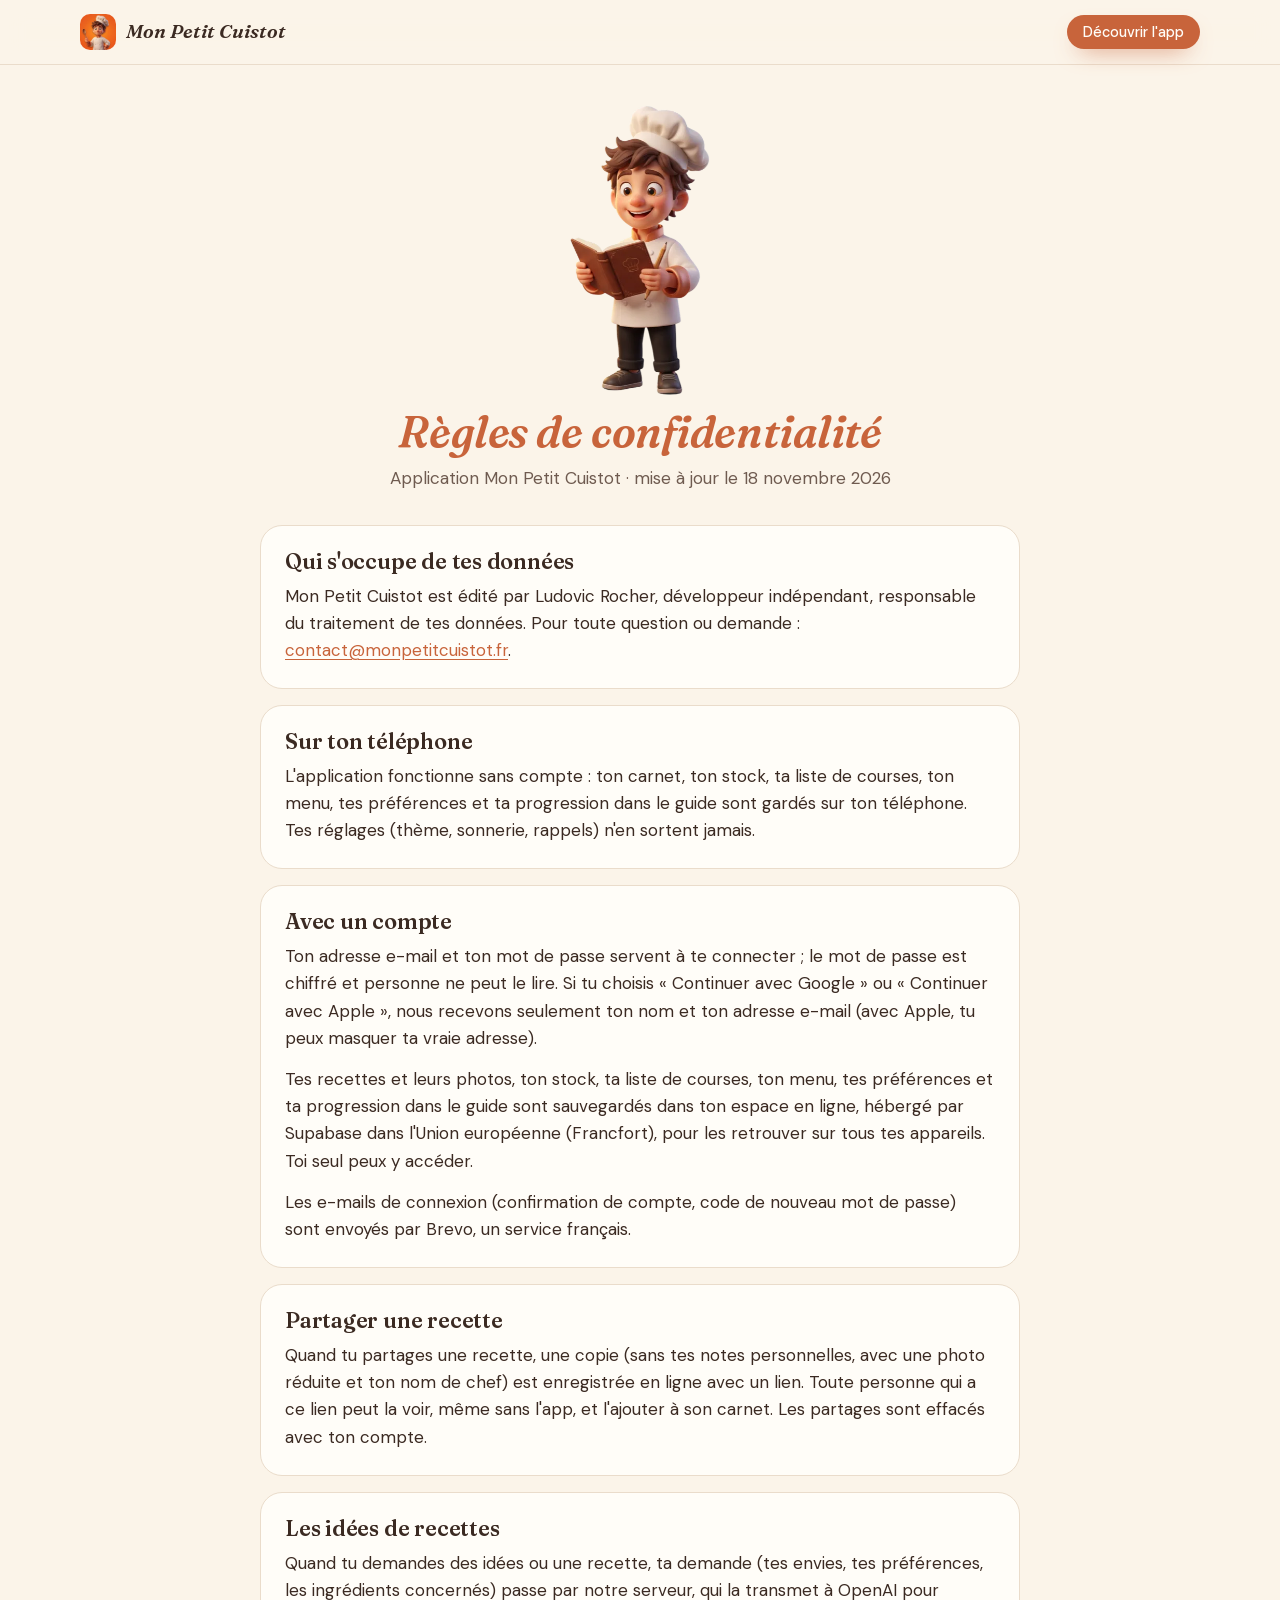
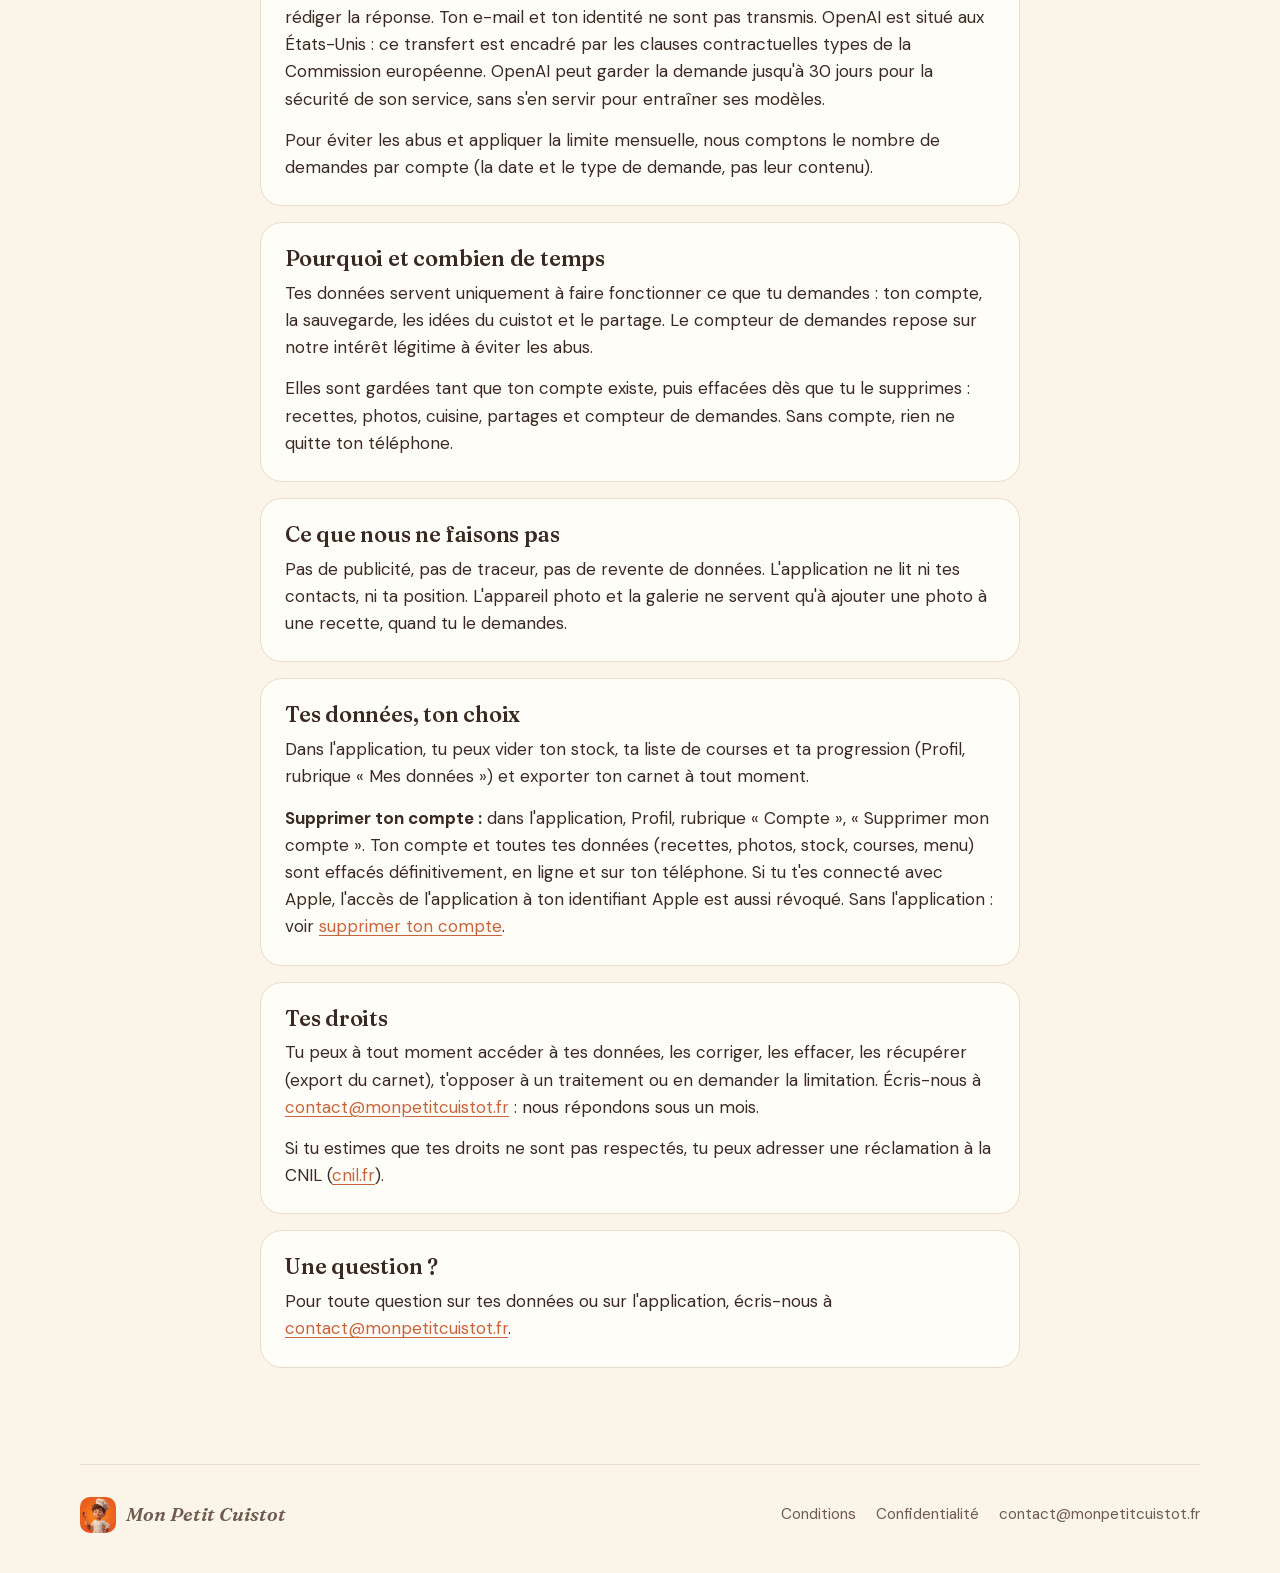
<file: confidentialite.html>
<!doctype html>
<html lang="fr">
<head>
  <meta charset="utf-8">
  <meta name="viewport" content="width=device-width, initial-scale=1">
  <title>Confidentialité · Mon Petit Cuistot</title>
  <meta name="description" content="Règles de confidentialité de l'application Mon Petit Cuistot.">
  <link rel="canonical" href="https://monpetitcuistot.fr/confidentialite.html">
  <meta name="theme-color" content="#fbf4e9" media="(prefers-color-scheme: light)">
  <meta name="theme-color" content="#1c1512" media="(prefers-color-scheme: dark)">
  <link rel="icon" type="image/png" href="img/favicon.png">
  <link rel="apple-touch-icon" href="img/apple-touch-icon.png">
  <link rel="stylesheet" href="style.css">
</head>
<body>
  <header class="nav defile">
    <div class="conteneur">
      <a class="marque" href="./"><img src="img/icone.webp" alt="" width="36" height="36">Mon Petit Cuistot</a>
      <nav class="nav-liens"><a class="bouton petit" href="./">Découvrir l'app</a></nav>
    </div>
  </header>
  <main class="page">
    <header class="entete">
      <img src="img/cuistot-reading.webp" alt="Le petit cuistot lit attentivement" width="140" height="290">
      <h1>Règles de confidentialité</h1>
      <p class="sous-titre">Application Mon Petit Cuistot · mise à jour le 18 novembre 2026</p>
    </header>

    <section class="carte">
      <h2>Qui s'occupe de tes données</h2>
      <p>Mon Petit Cuistot est édité par Ludovic Rocher, développeur indépendant, responsable du traitement de tes données. Pour toute question ou demande : <a href="mailto:contact@monpetitcuistot.fr">contact@monpetitcuistot.fr</a>.</p>
    </section>

    <section class="carte">
      <h2>Sur ton téléphone</h2>
      <p>L'application fonctionne sans compte : ton carnet, ton stock, ta liste de courses, ton menu, tes préférences et ta progression dans le guide sont gardés sur ton téléphone. Tes réglages (thème, sonnerie, rappels) n'en sortent jamais.</p>
    </section>

    <section class="carte">
      <h2>Avec un compte</h2>
      <p>Ton adresse e-mail et ton mot de passe servent à te connecter ; le mot de passe est chiffré et personne ne peut le lire. Si tu choisis « Continuer avec Google » ou « Continuer avec Apple », nous recevons seulement ton nom et ton adresse e-mail (avec Apple, tu peux masquer ta vraie adresse).</p>
      <p>Tes recettes et leurs photos, ton stock, ta liste de courses, ton menu, tes préférences et ta progression dans le guide sont sauvegardés dans ton espace en ligne, hébergé par Supabase dans l'Union européenne (Francfort), pour les retrouver sur tous tes appareils. Toi seul peux y accéder.</p>
      <p>Les e-mails de connexion (confirmation de compte, code de nouveau mot de passe) sont envoyés par Brevo, un service français.</p>
    </section>

    <section class="carte">
      <h2>Partager une recette</h2>
      <p>Quand tu partages une recette, une copie (sans tes notes personnelles, avec une photo réduite et ton nom de chef) est enregistrée en ligne avec un lien. Toute personne qui a ce lien peut la voir, même sans l'app, et l'ajouter à son carnet. Les partages sont effacés avec ton compte.</p>
    </section>

    <section class="carte">
      <h2>Les idées de recettes</h2>
      <p>Quand tu demandes des idées ou une recette, ta demande (tes envies, tes préférences, les ingrédients concernés) passe par notre serveur, qui la transmet à OpenAI pour rédiger la réponse. Ton e-mail et ton identité ne sont pas transmis. OpenAI est situé aux États-Unis : ce transfert est encadré par les clauses contractuelles types de la Commission européenne. OpenAI peut garder la demande jusqu'à 30 jours pour la sécurité de son service, sans s'en servir pour entraîner ses modèles.</p>
      <p>Pour éviter les abus et appliquer la limite mensuelle, nous comptons le nombre de demandes par compte (la date et le type de demande, pas leur contenu).</p>
    </section>

    <section class="carte">
      <h2>Pourquoi et combien de temps</h2>
      <p>Tes données servent uniquement à faire fonctionner ce que tu demandes : ton compte, la sauvegarde, les idées du cuistot et le partage. Le compteur de demandes repose sur notre intérêt légitime à éviter les abus.</p>
      <p>Elles sont gardées tant que ton compte existe, puis effacées dès que tu le supprimes : recettes, photos, cuisine, partages et compteur de demandes. Sans compte, rien ne quitte ton téléphone.</p>
    </section>

    <section class="carte">
      <h2>Ce que nous ne faisons pas</h2>
      <p>Pas de publicité, pas de traceur, pas de revente de données. L'application ne lit ni tes contacts, ni ta position. L'appareil photo et la galerie ne servent qu'à ajouter une photo à une recette, quand tu le demandes.</p>
    </section>

    <section class="carte">
      <h2>Tes données, ton choix</h2>
      <p>Dans l'application, tu peux vider ton stock, ta liste de courses et ta progression (Profil, rubrique « Mes données ») et exporter ton carnet à tout moment.</p>
      <p><strong>Supprimer ton compte :</strong> dans l'application, Profil, rubrique « Compte », « Supprimer mon compte ». Ton compte et toutes tes données (recettes, photos, stock, courses, menu) sont effacés définitivement, en ligne et sur ton téléphone. Si tu t'es connecté avec Apple, l'accès de l'application à ton identifiant Apple est aussi révoqué. Sans l'application : voir <a href="suppression-compte.html">supprimer ton compte</a>.</p>
    </section>

    <section class="carte">
      <h2>Tes droits</h2>
      <p>Tu peux à tout moment accéder à tes données, les corriger, les effacer, les récupérer (export du carnet), t'opposer à un traitement ou en demander la limitation. Écris-nous à <a href="mailto:contact@monpetitcuistot.fr">contact@monpetitcuistot.fr</a> : nous répondons sous un mois.</p>
      <p>Si tu estimes que tes droits ne sont pas respectés, tu peux adresser une réclamation à la CNIL (<a href="https://www.cnil.fr">cnil.fr</a>).</p>
    </section>

    <section class="carte">
      <h2>Une question ?</h2>
      <p>Pour toute question sur tes données ou sur l'application, écris-nous à <a href="mailto:contact@monpetitcuistot.fr">contact@monpetitcuistot.fr</a>.</p>
    </section>

  </main>
  <footer class="pied">
    <div class="conteneur">
      <a class="marque" href="./"><img src="img/icone.webp" alt="" width="36" height="36" loading="lazy">Mon Petit Cuistot</a>
      <nav aria-label="Liens utiles"><a href="conditions.html">Conditions</a><a href="confidentialite.html">Confidentialité</a><a href="mailto:contact@monpetitcuistot.fr">contact@monpetitcuistot.fr</a></nav>
    </div>
  </footer>
</body>
</html>
</file>
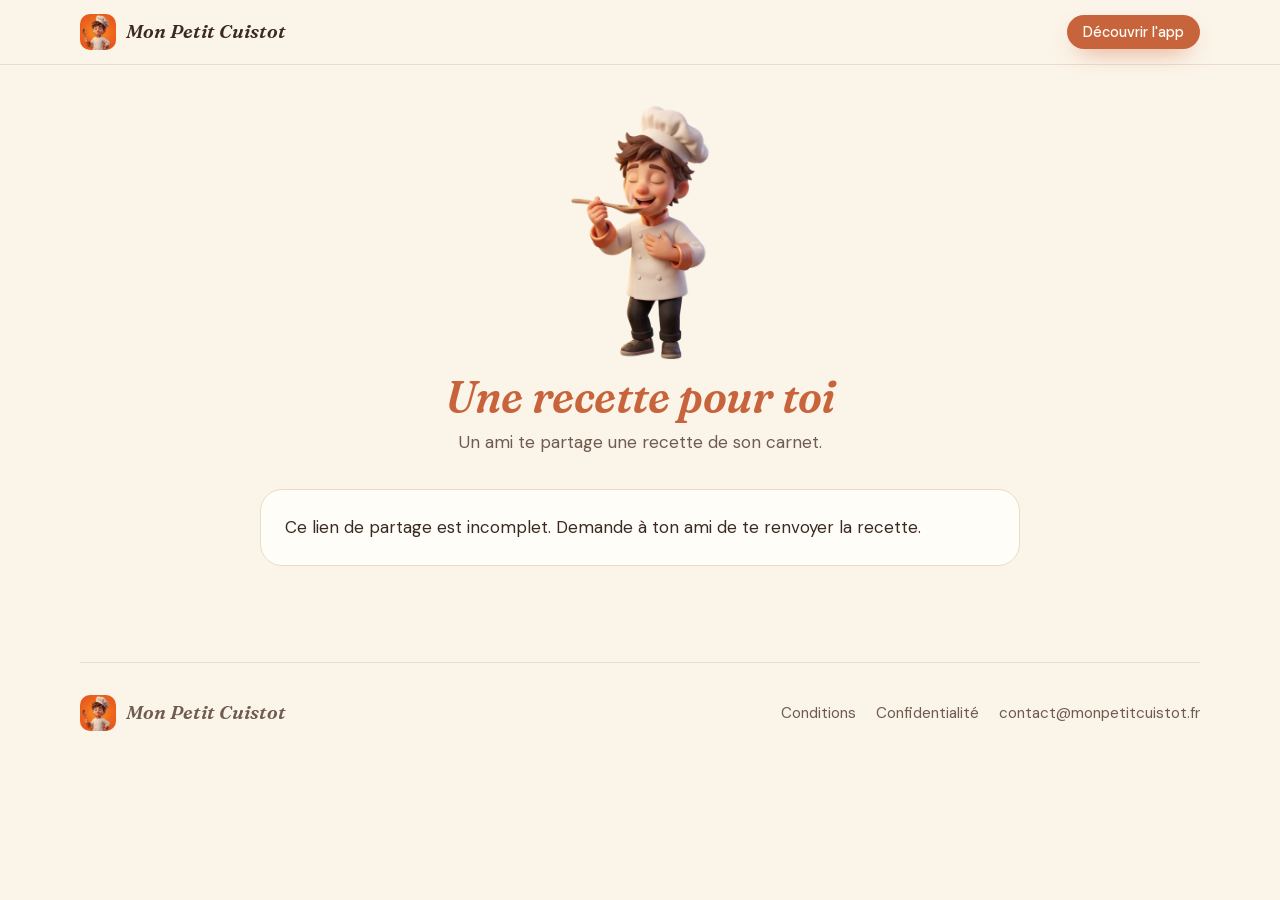
<file: r.html>
<!doctype html>
<html lang="fr">
<head>
  <meta charset="utf-8">
  <meta name="apple-itunes-app" content="app-id=6836373364">
  <meta name="viewport" content="width=device-width, initial-scale=1">
  <title>Une recette pour toi · Mon Petit Cuistot</title>
  <meta name="description" content="Une recette partagée avec Mon Petit Cuistot.">
  <meta name="robots" content="noindex">
  <meta property="og:type" content="website">
  <meta property="og:site_name" content="Mon Petit Cuistot">
  <meta property="og:title" content="Une recette pour toi">
  <meta property="og:description" content="Un ami te partage une recette de son carnet Mon Petit Cuistot.">
  <meta property="og:image" content="https://monpetitcuistot.fr/img/partage.jpg">
  <meta property="og:image:width" content="1200">
  <meta property="og:image:height" content="630">
  <meta name="twitter:card" content="summary_large_image">
  <meta name="theme-color" content="#fbf4e9" media="(prefers-color-scheme: light)">
  <meta name="theme-color" content="#1c1512" media="(prefers-color-scheme: dark)">
  <link rel="icon" type="image/png" href="img/favicon.png">
  <link rel="apple-touch-icon" href="img/apple-touch-icon.png">
  <link rel="stylesheet" href="style.css">
  <style>
    .ouvrir { display: flex; width: 100%; margin: 4px 0 8px; }
    .discret { color: var(--secondaire); font-size: 0.95rem; text-align: center; }
    .photo { width: 100%; border-radius: 20px; display: block; aspect-ratio: 4 / 3; object-fit: cover; margin-bottom: 16px; }
    .infos { display: flex; flex-wrap: wrap; gap: 8px 16px; justify-content: center; color: var(--secondaire); font-size: 0.95rem; margin: 0; padding: 0; list-style: none; }
    .liste-ingredients { margin: 0; padding: 0; list-style: none; }
    .liste-ingredients li { display: flex; justify-content: space-between; gap: 16px; padding: 8px 0; border-bottom: 1px solid var(--bordure, rgba(128,100,80,.18)); }
    .liste-ingredients li:last-child { border-bottom: 0; }
    .liste-ingredients .qte { color: var(--secondaire); white-space: nowrap; }
    .etapes { margin: 0; padding-left: 1.4em; }
    .etapes li { margin: 0 0 12px; line-height: 1.55; }
    .chargement { text-align: center; color: var(--secondaire); }
  </style>
</head>
<body>
  <header class="nav defile">
    <div class="conteneur">
      <a class="marque" href="./"><img src="img/icone.webp" alt="" width="36" height="36">Mon Petit Cuistot</a>
      <nav class="nav-liens"><a class="bouton petit" href="./">Découvrir l'app</a></nav>
    </div>
  </header>
  <main class="page">
    <header class="entete">
      <img src="img/cuistot-tasting.webp" alt="Le petit cuistot goûte une recette" width="140" height="255">
      <h1 id="titre">Une recette pour toi</h1>
      <p class="sous-titre" id="sous-titre">Un ami te partage une recette de son carnet.</p>
    </header>

    <section class="carte" id="avec-code">
      <a class="bouton ouvrir" id="ouvrir" href="#">Ouvrir dans l'app</a>
      <p class="discret">Pas encore l'app ? La recette est juste en dessous. <a href="https://apps.apple.com/fr/app/mon-petit-cuistot-recettes/id6836373364">Télécharger sur l'App Store</a> ou <a href="./">découvrir Mon Petit Cuistot</a>.</p>
    </section>

    <p class="chargement" id="chargement">Le cuistot sort la recette du four…</p>

    <div id="recette" hidden>
      <section class="carte">
        <img class="photo" id="photo" alt="" hidden>
        <ul class="infos" id="infos"></ul>
      </section>
      <section class="carte">
        <h2 id="titre-ingredients">Ingrédients</h2>
        <ul class="liste-ingredients" id="ingredients"></ul>
      </section>
      <section class="carte">
        <h2>Étapes</h2>
        <ol class="etapes" id="etapes"></ol>
      </section>
    </div>

    <section class="carte" id="introuvable" hidden>
      <p>Cette recette n'est plus partagée. Demande à ton ami de te la renvoyer.</p>
    </section>

    <section class="carte" id="sans-code" hidden>
      <p>Ce lien de partage est incomplet. Demande à ton ami de te renvoyer la recette.</p>
    </section>

  </main>
  <footer class="pied">
    <div class="conteneur">
      <a class="marque" href="./"><img src="img/icone.webp" alt="" width="36" height="36" loading="lazy">Mon Petit Cuistot</a>
      <nav aria-label="Liens utiles"><a href="conditions.html">Conditions</a><a href="confidentialite.html">Confidentialité</a><a href="mailto:contact@monpetitcuistot.fr">contact@monpetitcuistot.fr</a></nav>
    </div>
  </footer>

  <script>
    // Lecture publique d'un partage par son code (fonction recette_partagee,
    // ouverte aux visiteurs sans compte). Clé publique : la sécurité repose sur
    // les règles de la base, pas sur ce secret.
    const SUPABASE = 'https://yxatgrtdvtpkqlsymrli.supabase.co';
    const CLE = 'eyJhbGciOiJIUzI1NiIsInR5cCI6IkpXVCJ9.eyJpc3MiOiJzdXBhYmFzZSIsInJlZiI6Inl4YXRncnRkdnRwa3Fsc3ltcmxpIiwicm9sZSI6ImFub24iLCJpYXQiOjE3OTE0ODkxNDYsImV4cCI6MjEwNzA2NTE0Nn0.5NvIiAhUwl_Ow0NmlSVDUcrDLx8ewRtfzESolM2f6G0';

    const $ = (id) => document.getElementById(id);
    const params = new URLSearchParams(location.search);
    const code = (params.get('c') || '').toUpperCase().replace(/[^A-Z0-9]/g, '');
    const titre = (params.get('t') || '').trim();

    function nommer(t) {
      if (!t) return;
      $('titre').textContent = t;
      document.title = t + ' · Mon Petit Cuistot';
    }

    // « **terme** » en gras, sans jamais interpréter de HTML.
    function texteAvecGras(element, texte) {
      String(texte).split('**').forEach((morceau, i) => {
        if (!morceau) return;
        if (i % 2) { const b = document.createElement('strong'); b.textContent = morceau; element.append(b); }
        else element.append(document.createTextNode(morceau));
      });
    }

    function quantite(ing, facteur) {
      const q = Number(ing.quantite_base);
      if (!q) return ing.unite || '';
      const v = Math.round(q * facteur * 100) / 100;
      return (String(v).replace('.', ',') + ' ' + (ing.unite || '')).trim();
    }

    function afficher(ligne) {
      const r = ligne.data || {};
      nommer(r.titre || titre);
      if (ligne.auteur) $('sous-titre').textContent = 'Recette de ' + ligne.auteur;
      if (ligne.photo) { $('photo').src = 'data:image/jpeg;base64,' + ligne.photo; $('photo').alt = r.titre || ''; $('photo').hidden = false; }
      const personnes = Number(r.nombre_personnes_base) || 2;
      const infos = [personnes + ' personne' + (personnes > 1 ? 's' : '')];
      const prep = Number(r.temps_preparation_minutes) || 0, cuisson = Number(r.temps_cuisson_minutes) || 0;
      if (prep) infos.push('Préparation ' + prep + ' min');
      if (cuisson) infos.push('Cuisson ' + cuisson + ' min');
      if (r.nutrition && r.nutrition.kcal) infos.push('≈ ' + Math.round(r.nutrition.kcal) + ' kcal par portion');
      infos.forEach((t) => { const li = document.createElement('li'); li.textContent = t; $('infos').append(li); });
      $('titre-ingredients').textContent = 'Ingrédients pour ' + personnes;
      (r.liste-ingredients || []).forEach((ing) => {
        const li = document.createElement('li');
        const nom = document.createElement('span'); nom.textContent = ing.nom || '';
        const qte = document.createElement('span'); qte.className = 'qte'; qte.textContent = quantite(ing, 1);
        li.append(nom, qte); $('ingredients').append(li);
      });
      (r.etapes || []).forEach((e) => { const li = document.createElement('li'); texteAvecGras(li, e.texte || ''); $('etapes').append(li); });
      $('recette').hidden = false;
    }

    if (!/^[A-HJ-NP-Z2-9]{8}$/.test(code)) {
      $('avec-code').hidden = true;
      $('chargement').hidden = true;
      $('sans-code').hidden = false;
    } else {
      nommer(titre);
      const android = /android/i.test(navigator.userAgent);
      $('ouvrir').href = android
        ? 'intent://recette/' + code + '#Intent;scheme=monpetitcuistot;package=com.ludovicrocher.monpetitcuistot;end'
        : 'monpetitcuistot://recette/' + code;
      fetch(SUPABASE + '/rest/v1/rpc/recette_partagee', {
        method: 'POST',
        headers: { 'apikey': CLE, 'Authorization': 'Bearer ' + CLE, 'Content-Type': 'application/json' },
        body: JSON.stringify({ p_code: code }),
      })
        .then((rep) => rep.ok ? rep.json() : Promise.reject(rep.status))
        .then((lignes) => {
          $('chargement').hidden = true;
          if (Array.isArray(lignes) && lignes.length && lignes[0].data) afficher(lignes[0]);
          else $('introuvable').hidden = false;
        })
        .catch(() => { $('chargement').textContent = 'Impossible de charger la recette pour le moment. Réessaie dans un instant, ou ouvre-la dans l\'app.'; });
    }
  </script>
</body>
</html>
</file>
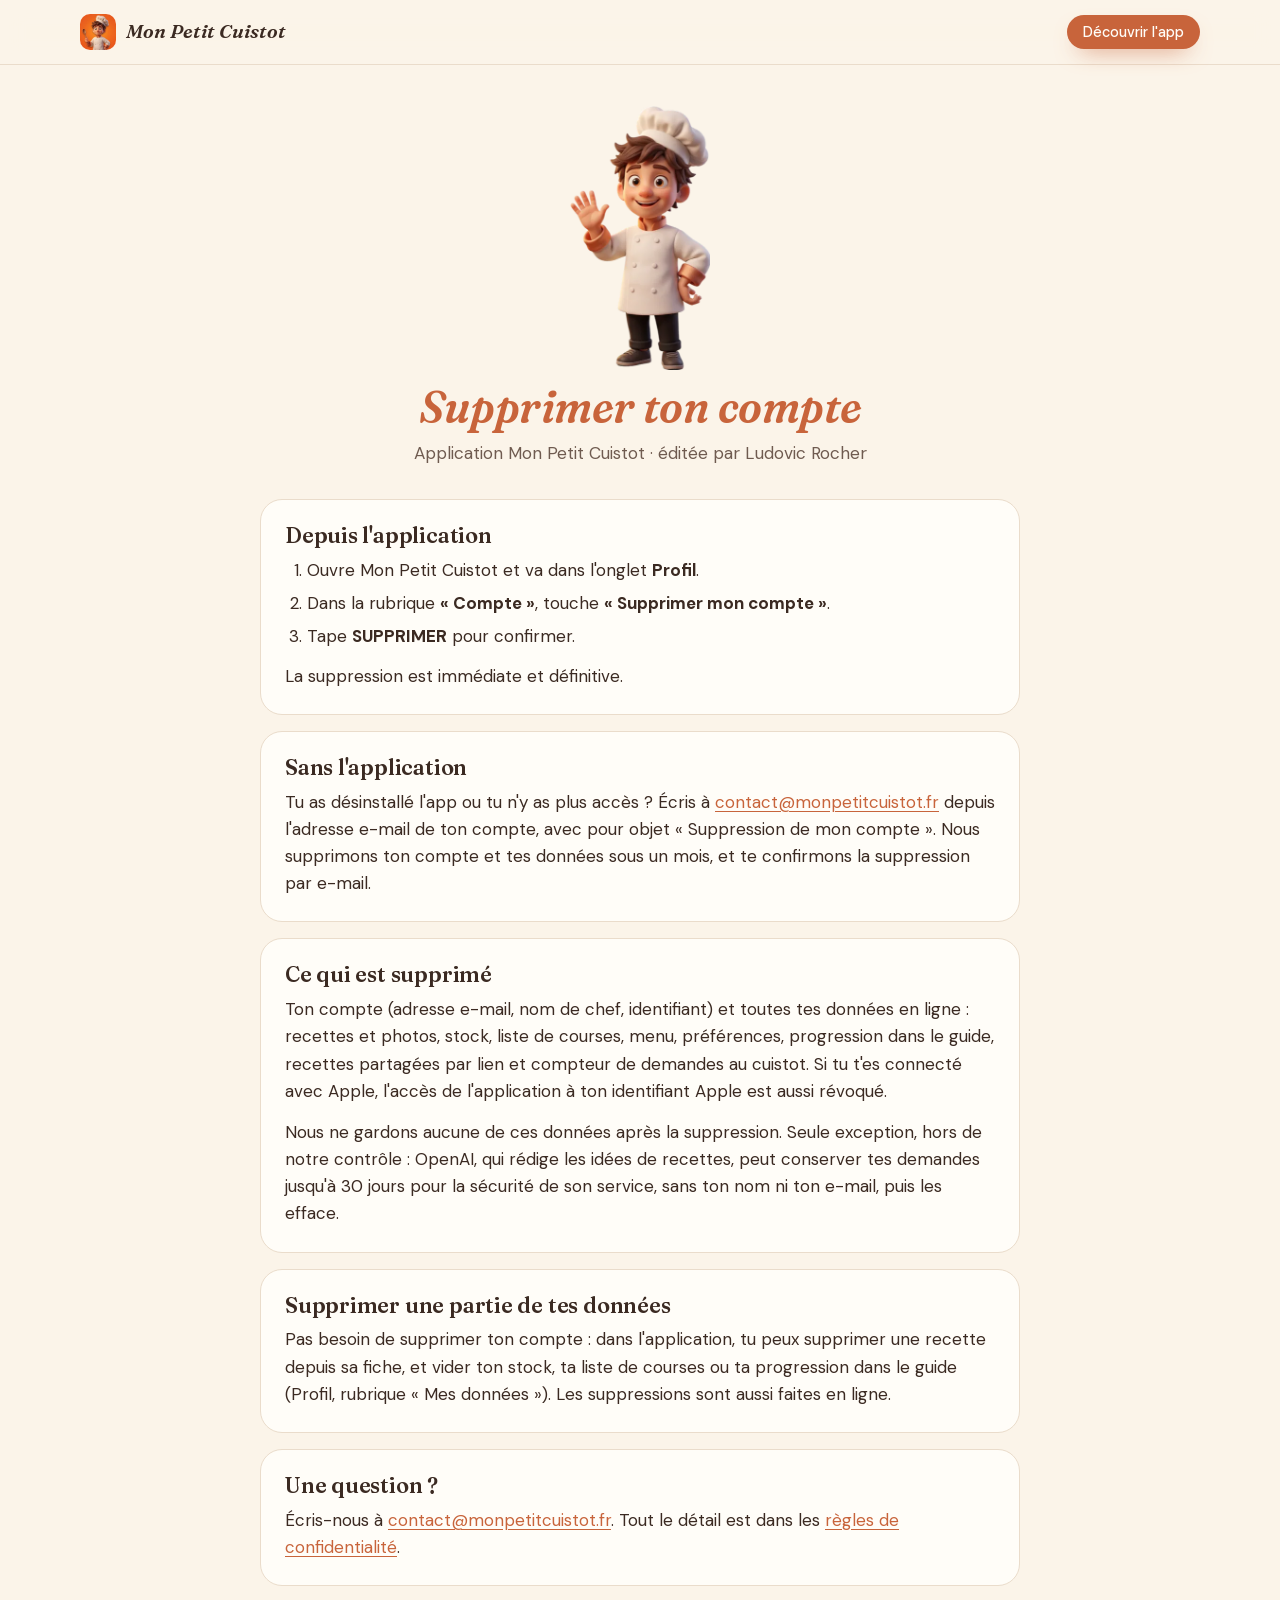
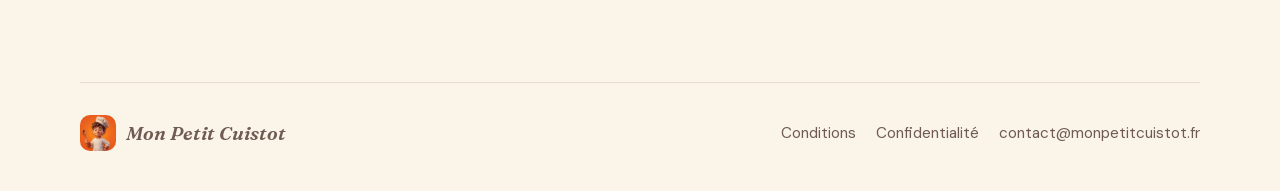
<file: suppression-compte.html>
<!doctype html>
<html lang="fr">
<head>
  <meta charset="utf-8">
  <meta name="viewport" content="width=device-width, initial-scale=1">
  <title>Supprimer son compte · Mon Petit Cuistot</title>
  <meta name="description" content="Comment supprimer ton compte Mon Petit Cuistot et tes données.">
  <link rel="canonical" href="https://monpetitcuistot.fr/suppression-compte.html">
  <meta name="theme-color" content="#fbf4e9" media="(prefers-color-scheme: light)">
  <meta name="theme-color" content="#1c1512" media="(prefers-color-scheme: dark)">
  <link rel="icon" type="image/png" href="img/favicon.png">
  <link rel="apple-touch-icon" href="img/apple-touch-icon.png">
  <link rel="stylesheet" href="style.css">
  <style>.carte ol { margin: 0 0 12px; padding-left: 1.3em; } .carte li { margin: 6px 0; }</style>
</head>
<body>
  <header class="nav defile">
    <div class="conteneur">
      <a class="marque" href="./"><img src="img/icone.webp" alt="" width="36" height="36">Mon Petit Cuistot</a>
      <nav class="nav-liens"><a class="bouton petit" href="./">Découvrir l'app</a></nav>
    </div>
  </header>
  <main class="page">
    <header class="entete">
      <img src="img/cuistot-hello.webp" alt="Le petit cuistot fait signe de la main" width="148" height="280">
      <h1>Supprimer ton compte</h1>
      <p class="sous-titre">Application Mon Petit Cuistot · éditée par Ludovic Rocher</p>
    </header>

    <section class="carte">
      <h2>Depuis l'application</h2>
      <ol>
        <li>Ouvre Mon Petit Cuistot et va dans l'onglet <strong>Profil</strong>.</li>
        <li>Dans la rubrique <strong>« Compte »</strong>, touche <strong>« Supprimer mon compte »</strong>.</li>
        <li>Tape <strong>SUPPRIMER</strong> pour confirmer.</li>
      </ol>
      <p>La suppression est immédiate et définitive.</p>
    </section>

    <section class="carte">
      <h2>Sans l'application</h2>
      <p>Tu as désinstallé l'app ou tu n'y as plus accès ? Écris à <a href="mailto:contact@monpetitcuistot.fr?subject=Suppression%20de%20mon%20compte%20Mon%20Petit%20Cuistot">contact@monpetitcuistot.fr</a> depuis l'adresse e-mail de ton compte, avec pour objet « Suppression de mon compte ». Nous supprimons ton compte et tes données sous un mois, et te confirmons la suppression par e-mail.</p>
    </section>

    <section class="carte">
      <h2>Ce qui est supprimé</h2>
      <p>Ton compte (adresse e-mail, nom de chef, identifiant) et toutes tes données en ligne : recettes et photos, stock, liste de courses, menu, préférences, progression dans le guide, recettes partagées par lien et compteur de demandes au cuistot. Si tu t'es connecté avec Apple, l'accès de l'application à ton identifiant Apple est aussi révoqué.</p>
      <p>Nous ne gardons aucune de ces données après la suppression. Seule exception, hors de notre contrôle : OpenAI, qui rédige les idées de recettes, peut conserver tes demandes jusqu'à 30 jours pour la sécurité de son service, sans ton nom ni ton e-mail, puis les efface.</p>
    </section>

    <section class="carte">
      <h2>Supprimer une partie de tes données</h2>
      <p>Pas besoin de supprimer ton compte : dans l'application, tu peux supprimer une recette depuis sa fiche, et vider ton stock, ta liste de courses ou ta progression dans le guide (Profil, rubrique « Mes données »). Les suppressions sont aussi faites en ligne.</p>
    </section>

    <section class="carte">
      <h2>Une question ?</h2>
      <p>Écris-nous à <a href="mailto:contact@monpetitcuistot.fr">contact@monpetitcuistot.fr</a>. Tout le détail est dans les <a href="confidentialite.html">règles de confidentialité</a>.</p>
    </section>

  </main>
  <footer class="pied">
    <div class="conteneur">
      <a class="marque" href="./"><img src="img/icone.webp" alt="" width="36" height="36" loading="lazy">Mon Petit Cuistot</a>
      <nav aria-label="Liens utiles"><a href="conditions.html">Conditions</a><a href="confidentialite.html">Confidentialité</a><a href="mailto:contact@monpetitcuistot.fr">contact@monpetitcuistot.fr</a></nav>
    </div>
  </footer>
</body>
</html>
</file>
<file: style.css>
/* Mon Petit Cuistot — charte « Bistrot Gourmand » (comme l'app : lib/core/theme/). */

@font-face { font-family: "Fraunces"; font-weight: 600; font-style: normal; font-display: swap; src: url("fonts/Fraunces-SemiBold.woff2") format("woff2"); }
@font-face { font-family: "Fraunces"; font-weight: 600; font-style: italic; font-display: swap; src: url("fonts/Fraunces-SemiBoldItalic.woff2") format("woff2"); }
@font-face { font-family: "Fraunces"; font-weight: 700; font-style: normal; font-display: swap; src: url("fonts/Fraunces-Bold.woff2") format("woff2"); }
@font-face { font-family: "DM Sans"; font-weight: 400; font-style: normal; font-display: swap; src: url("fonts/DMSans-Regular.woff2") format("woff2"); }
@font-face { font-family: "DM Sans"; font-weight: 500; font-style: normal; font-display: swap; src: url("fonts/DMSans-Medium.woff2") format("woff2"); }
@font-face { font-family: "DM Sans"; font-weight: 700; font-style: normal; font-display: swap; src: url("fonts/DMSans-Bold.woff2") format("woff2"); }

:root {
  color-scheme: light dark;
  --creme: #fbf4e9;
  --papier: #fffdf8;
  --surface: #f4eadb;
  --cuivre: #c8643b;
  --cuivre-fonce: #a34d2a;
  --cuivre-clair: #f6e3d6;
  --chocolat: #3b2a22;
  --secondaire: #6f5b50;
  --discret: #9a8678;
  --bordure: #eadccb;
  --sauge: #6f8f61;
  --sauge-clair: #e4ebdd;
  --moutarde: #c98f1e;
  --moutarde-clair: #f8eacb;
  --ardoise: #5e7c8a;
  --ardoise-clair: #dde6ea;
  --brique: #b23a2e;
  --brique-clair: #f5deda;
  --tableau: #2c3430;
  --craie: #f3eee4;
  --ombre: 0 24px 60px -24px rgba(59, 42, 34, 0.35);
  --titre: "Fraunces", Georgia, "Times New Roman", serif;
  --texte: "DM Sans", -apple-system, BlinkMacSystemFont, "Segoe UI", Roboto, sans-serif;
}
@media (prefers-color-scheme: dark) {
  :root {
    --creme: #1c1512;
    --papier: #29201b;
    --surface: #33281f;
    --cuivre: #e08257;
    --cuivre-fonce: #f2a781;
    --cuivre-clair: #4a2d20;
    --chocolat: #f4e8d8;
    --secondaire: #c9b8a6;
    --discret: #9a8a7c;
    --bordure: #3f322a;
    --sauge: #9dba8f;
    --sauge-clair: #2d3a28;
    --moutarde: #ebbc5e;
    --moutarde-clair: #433520;
    --ardoise: #8faebb;
    --ardoise-clair: #26353c;
    --brique: #e77565;
    --brique-clair: #4b2420;
    --tableau: #232a27;
    --craie: #efe8dc;
    --ombre: 0 24px 60px -24px rgba(0, 0, 0, 0.7);
  }
}

* { box-sizing: border-box; }
html { scroll-behavior: smooth; -webkit-text-size-adjust: 100%; }
body {
  margin: 0;
  background: var(--creme);
  color: var(--chocolat);
  font: 400 17px/1.6 var(--texte);
  overflow-x: hidden;
}
img { max-width: 100%; height: auto; display: block; }
a { color: var(--cuivre); text-underline-offset: 3px; }
a:hover { color: var(--cuivre-fonce); }
h1, h2, h3 { font-family: var(--titre); font-weight: 600; line-height: 1.15; margin: 0; letter-spacing: -0.01em; }
p { margin: 0 0 14px; }
:focus-visible { outline: 3px solid var(--cuivre); outline-offset: 3px; border-radius: 8px; }
.sr-only { position: absolute; width: 1px; height: 1px; overflow: hidden; clip: rect(0 0 0 0); white-space: nowrap; }

.conteneur { width: min(1120px, 100% - 32px); margin-inline: auto; }
.surtitre {
  display: inline-block;
  font: 700 0.78rem/1 var(--texte);
  letter-spacing: 0.16em;
  text-transform: uppercase;
  color: var(--cuivre);
  margin-bottom: 14px;
}
.accroche { font-style: italic; color: var(--cuivre); }
.souligne { background: linear-gradient(transparent 62%, var(--moutarde-clair) 62%, var(--moutarde-clair) 92%, transparent 92%); padding: 0 2px; }

/* ------------------------------------------------------------ Navigation */
.nav {
  position: sticky; top: 0; z-index: 20;
  background: color-mix(in srgb, var(--creme) 86%, transparent);
  backdrop-filter: saturate(1.4) blur(12px);
  -webkit-backdrop-filter: saturate(1.4) blur(12px);
  border-bottom: 1px solid transparent;
  transition: border-color 0.3s;
}
.nav.defile { border-bottom-color: var(--bordure); }
.nav .conteneur { display: flex; align-items: center; justify-content: space-between; height: 64px; gap: 16px; }
.marque { display: flex; align-items: center; gap: 10px; text-decoration: none; color: var(--chocolat); font: italic 600 1.2rem/1 var(--titre); }
.marque img { width: 36px; height: 36px; border-radius: 10px; }
.nav-liens { display: flex; align-items: center; gap: 22px; }
.nav-liens a { color: var(--secondaire); text-decoration: none; font-weight: 500; font-size: 0.95rem; }
.nav-liens a:hover { color: var(--cuivre); }
.nav-liens .bouton { color: var(--papier); }
@media (max-width: 760px) { .nav-liens a:not(.bouton) { display: none; } }

/* ------------------------------------------------------------ Boutons */
.bouton {
  display: inline-flex; align-items: center; justify-content: center; gap: 10px;
  font: 700 1rem/1 var(--texte);
  padding: 15px 24px; border-radius: 999px; border: 0; cursor: pointer;
  background: var(--cuivre); color: var(--papier); text-decoration: none;
  box-shadow: 0 10px 24px -12px var(--cuivre);
  transition: transform 0.2s, background 0.2s, box-shadow 0.2s;
}
.bouton:hover { background: var(--cuivre-fonce); color: var(--papier); transform: translateY(-2px); }
@media (prefers-color-scheme: dark) { .bouton, .bouton:hover { color: #1c1512; } .nav-liens .bouton { color: #1c1512; } }
.bouton.petit { padding: 10px 16px; font-size: 0.9rem; }
.bouton.contour { background: transparent; color: var(--chocolat); border: 1.5px solid var(--bordure); box-shadow: none; }
.bouton.contour:hover { border-color: var(--cuivre); color: var(--cuivre); }
.bouton svg { width: 20px; height: 20px; flex: none; }

.stores { display: flex; flex-wrap: wrap; gap: 12px; margin-top: 28px; }
.store {
  display: flex; align-items: center; gap: 12px;
  padding: 10px 18px 10px 14px; border-radius: 16px;
  background: var(--chocolat); color: var(--creme); text-decoration: none;
}
.store svg { width: 26px; height: 26px; flex: none; }
.store small { display: block; font-size: 0.7rem; opacity: 0.75; letter-spacing: 0.04em; text-transform: uppercase; }
.store strong { display: block; font: 600 1.05rem/1.2 var(--texte); }
.store:hover { color: var(--creme); }
.bientot { margin-top: 12px; color: var(--secondaire); font-size: 0.92rem; }

/* ------------------------------------------------------------ Héros */
.heros { position: relative; padding: 48px 0 80px; }
.heros .conteneur { display: grid; grid-template-columns: 1.05fr 0.95fr; align-items: center; gap: 48px; }
.heros h1 { font-size: clamp(2.5rem, 6vw, 4.3rem); font-weight: 700; }
.heros h1 em { font-weight: 600; color: var(--cuivre); }
.heros .intro { font-size: 1.18rem; color: var(--secondaire); max-width: 34ch; margin-top: 20px; }
.badges-heros { display: flex; flex-wrap: wrap; gap: 8px; margin-top: 22px; }
.pastille {
  display: inline-flex; align-items: center; gap: 6px;
  font-size: 0.85rem; font-weight: 500; padding: 6px 12px; border-radius: 999px;
  background: var(--papier); border: 1px solid var(--bordure); color: var(--secondaire);
}
.pastille svg { width: 16px; height: 16px; color: var(--sauge); }
.scene { position: relative; display: flex; justify-content: center; isolation: isolate; }
.scene::before {
  content: ""; position: absolute; inset: -18% -30%; z-index: -1;
  background: radial-gradient(closest-side, var(--cuivre-clair), transparent);
}
.scene .mascotte-heros {
  position: absolute; right: calc(50% + 110px); bottom: -24px; width: 190px; z-index: 2;
  filter: drop-shadow(0 18px 24px rgba(59, 42, 34, 0.25));
  animation: salut 5s ease-in-out infinite;
  transform-origin: bottom center;
}
@keyframes salut { 0%, 100% { transform: rotate(0); } 50% { transform: rotate(-3deg) translateY(-6px); } }
@media (max-width: 900px) {
  .heros { padding-top: 24px; }
  .heros .conteneur { grid-template-columns: 1fr; gap: 56px; }
  .heros .intro { max-width: none; }
  .scene .mascotte-heros { width: 120px; right: calc(50% + 100px); }
}

/* ------------------------------------------------------------ Téléphone (maquette) */
.telephone {
  position: relative; width: 300px; height: 620px; flex: none;
  border-radius: 48px; padding: 11px;
  background: linear-gradient(145deg, #3d2e27, #1a1310);
  box-shadow: var(--ombre), inset 0 0 0 2px #5a463b;
}
.telephone .ecran {
  position: relative; height: 100%; overflow: hidden; border-radius: 38px;
  background: var(--creme); color: var(--chocolat);
  display: flex; flex-direction: column; padding: 46px 18px 18px;
  font-size: 14px;
}
.telephone .ilot { position: absolute; top: 11px; left: 50%; transform: translateX(-50%); width: 96px; height: 28px; border-radius: 20px; background: #0d0907; z-index: 3; }
.telephone .barre-etat { position: absolute; top: 14px; left: 28px; right: 26px; display: flex; justify-content: space-between; font-weight: 700; font-size: 13px; }
.app-titre { font: italic 600 1.45rem/1.15 var(--titre); color: var(--cuivre); margin: 8px 0 14px; }
.champ {
  background: var(--papier); border: 1.5px solid var(--cuivre); border-radius: 14px;
  padding: 11px 12px; min-height: 44px; display: flex; align-items: center; gap: 8px;
}
.champ svg { width: 18px; height: 18px; color: var(--cuivre); flex: none; }
.frappe::after { content: ""; display: inline-block; width: 2px; height: 1.05em; background: var(--cuivre); margin-left: 2px; vertical-align: -2px; animation: curseur 1s steps(1) infinite; }
@keyframes curseur { 50% { opacity: 0; } }
.modes { display: flex; gap: 6px; margin: 12px 0; }
.modes span { flex: 1; white-space: nowrap; text-align: center; font-size: 10.5px; font-weight: 500; padding: 7px 4px; border-radius: 999px; border: 1px solid var(--bordure); background: var(--papier); color: var(--secondaire); }
.modes span.actif { background: var(--cuivre-clair); border-color: var(--cuivre); color: var(--cuivre-fonce); font-weight: 700; }
.idees { display: flex; flex-direction: column; gap: 8px; margin-top: 4px; flex: 1 1 auto; min-height: 0; overflow: hidden; }
.idee {
  background: var(--papier); border: 1px solid var(--bordure); border-radius: 16px; padding: 9px 12px; flex: none;
  opacity: 0; transform: translateY(14px); transition: opacity 0.45s, transform 0.45s;
}
.idee.visible { opacity: 1; transform: none; }
.idee strong { display: block; font: 600 0.98rem/1.25 var(--titre); }
.idee .meta { display: flex; align-items: center; gap: 8px; margin-top: 4px; font-size: 11.5px; color: var(--secondaire); }
.idee .meta svg { width: 13px; height: 13px; }
.cat { font-weight: 700; font-size: 10.5px; letter-spacing: 0.04em; text-transform: uppercase; padding: 2px 8px; border-radius: 999px; }
.cat.vege { background: var(--sauge-clair); color: var(--sauge); }
.cat.viande { background: var(--cuivre-clair); color: var(--cuivre-fonce); }
.cat.poisson { background: var(--ardoise-clair); color: var(--ardoise); }
.reflexion { display: flex; align-items: center; gap: 10px; color: var(--secondaire); font-size: 12.5px; height: 0; overflow: visible; transform: translateY(14px); opacity: 0; transition: opacity 0.3s; }
.reflexion.visible { opacity: 1; }
.reflexion span { display: inline-flex; gap: 4px; }
.reflexion i { width: 6px; height: 6px; border-radius: 50%; background: var(--cuivre); animation: bulle 1s ease-in-out infinite; }
.reflexion i:nth-child(2) { animation-delay: 0.15s; }
.reflexion i:nth-child(3) { animation-delay: 0.3s; }
@keyframes bulle { 0%, 100% { transform: translateY(0); opacity: 0.4; } 50% { transform: translateY(-4px); opacity: 1; } }
.barre-onglets { margin-top: 10px; flex: none; display: flex; justify-content: space-around; align-items: center; padding-top: 10px; border-top: 1px solid var(--bordure); color: var(--discret); }
.barre-onglets svg { width: 20px; height: 20px; }
.barre-onglets .plus { width: 38px; height: 38px; border-radius: 50%; background: var(--cuivre); color: var(--papier); display: grid; place-items: center; }

/* ------------------------------------------------------------ Ardoise (plat du jour) */
.ardoise {
  background: var(--tableau); color: var(--craie);
  padding: 22px 0; overflow: hidden; position: relative;
  border-block: 6px solid #6b4a36;
}
.ardoise .defilant { display: flex; gap: 48px; width: max-content; animation: defile 38s linear infinite; }
.ardoise .defilant span { font: italic 600 1.5rem/1 var(--titre); white-space: nowrap; display: flex; align-items: center; gap: 48px; opacity: 0.92; }
.ardoise .defilant span::after { content: ""; width: 9px; height: 9px; border-radius: 50%; background: var(--moutarde); }
@keyframes defile { to { transform: translateX(-50%); } }

/* ------------------------------------------------------------ Sections */
section.bloc { padding: 96px 0; }
.tete-section { max-width: 640px; margin-bottom: 56px; }
.tete-section.centre { margin-inline: auto; text-align: center; }
.tete-section h2 { font-size: clamp(2rem, 4.4vw, 3rem); }
.tete-section p { color: var(--secondaire); font-size: 1.1rem; margin-top: 16px; }

.plat {
  display: grid; grid-template-columns: 1fr 1fr; align-items: center; gap: 56px;
  padding: 48px 0;
}
.plat + .plat { border-top: 1px dashed var(--bordure); }
.plat.inverse .texte-plat { order: 2; }
.texte-plat { position: relative; }
.texte-plat .numero { font: italic 600 1rem/1 var(--titre); color: var(--moutarde); display: block; margin-bottom: 10px; }
.texte-plat h3 { font-size: clamp(1.6rem, 3vw, 2.2rem); margin-bottom: 14px; }
.texte-plat p { color: var(--secondaire); }
.texte-plat ul { list-style: none; padding: 0; margin: 18px 0 0; display: grid; gap: 10px; }
.texte-plat li { display: flex; gap: 10px; align-items: flex-start; }
.texte-plat li svg { width: 20px; height: 20px; color: var(--sauge); flex: none; margin-top: 3px; }
.visuel-plat { position: relative; display: flex; justify-content: center; align-items: flex-end; }
.visuel-plat .pose { position: relative; width: 150px; flex: none; z-index: 2; margin-bottom: -12px; filter: drop-shadow(0 14px 18px rgba(59, 42, 34, 0.22)); }
.visuel-plat .pose.gauche { order: -1; margin-right: -18px; }
.visuel-plat .pose.droite { order: 2; margin-left: -18px; }
@media (max-width: 860px) {
  section.bloc { padding: 72px 0; }
  .plat { grid-template-columns: 1fr; gap: 32px; padding: 40px 0; }
  .plat.inverse .texte-plat { order: 0; }
  .visuel-plat .pose { width: 96px; }
  .visuel-plat .pose.gauche { margin-right: -14px; }
  .visuel-plat .pose.droite { margin-left: -14px; }
  .carte-app { padding: 16px; }
  .visuel-plat .verrou { width: min(270px, 100% - 82px); height: 350px; padding: 22px 10px; }
  .visuel-plat .verrou .heure { font-size: 3.4rem; margin-bottom: 20px; }
  .visuel-plat .activite { padding: 10px; gap: 8px; }
  .visuel-plat .activite .chrono { font-size: 1.2rem; }
  .code-partage { flex-wrap: wrap; }
}

/* Carte « écran d'app » utilisée dans les visuels */
.carte-app {
  width: min(360px, 100%); background: var(--papier); border: 1px solid var(--bordure);
  border-radius: 24px; padding: 20px; box-shadow: var(--ombre); position: relative; z-index: 1;
}
.carte-app h4 { margin: 0 0 12px; font: italic 600 1.15rem/1.2 var(--titre); color: var(--cuivre); }
.carte-app .ligne { display: flex; align-items: center; justify-content: space-between; gap: 10px; padding: 10px 0; border-bottom: 1px solid var(--bordure); font-size: 0.95rem; }
.carte-app .ligne:last-of-type { border-bottom: 0; }
.etiquette { font-size: 0.75rem; font-weight: 700; padding: 3px 10px; border-radius: 999px; white-space: nowrap; }
.etiquette.urgent { background: var(--brique-clair); color: var(--brique); }
.etiquette.bientot { background: var(--moutarde-clair); color: var(--moutarde); }
.etiquette.ok { background: var(--sauge-clair); color: var(--sauge); }
.rayon { font: 700 0.7rem/1 var(--texte); letter-spacing: 0.14em; text-transform: uppercase; color: var(--discret); margin: 14px 0 4px; }
.coche { display: flex; align-items: center; gap: 10px; padding: 6px 0; }
.coche i { width: 20px; height: 20px; border-radius: 6px; border: 2px solid var(--bordure); flex: none; display: grid; place-items: center; }
.coche.fait i { background: var(--sauge); border-color: var(--sauge); }
.coche.fait i::after { content: ""; width: 9px; height: 5px; border: 2px solid var(--papier); border-top: 0; border-right: 0; transform: rotate(-45deg) translate(1px, -1px); }
.coche.fait span { text-decoration: line-through; color: var(--discret); }
.coche em { margin-left: auto; font-style: normal; color: var(--discret); font-size: 0.85rem; }
.semaine { display: grid; grid-template-columns: repeat(7, 1fr); gap: 6px; margin-bottom: 14px; }
.semaine span { text-align: center; font-size: 0.72rem; font-weight: 700; color: var(--discret); padding: 8px 0; border-radius: 10px; background: var(--surface); }
.semaine span.rempli { background: var(--cuivre-clair); color: var(--cuivre-fonce); }

/* Écran verrouillé + Live Activity */
.verrou {
  width: 310px; height: 380px; border-radius: 40px; padding: 26px 14px; display: flex; flex-direction: column;
  background: radial-gradient(120% 90% at 30% 10%, #6b4a36, #241915 70%);
  color: #fbf4e9; text-align: center; box-shadow: var(--ombre); position: relative; z-index: 1;
}
.verrou .date { font-size: 0.9rem; opacity: 0.85; }
.verrou .heure { font: 600 4.2rem/1 var(--texte); letter-spacing: -0.02em; margin: 4px 0 26px; }
.activite {
  display: flex; align-items: center; gap: 10px; text-align: left;
  background: #fbf4e9; color: #3b2a22; border-radius: 22px; padding: 12px 14px;
}
.activite img { width: 34px; flex: none; }
.activite .infos { flex: 1; min-width: 0; }
.activite strong { display: block; font-size: 0.85rem; white-space: nowrap; overflow: hidden; text-overflow: ellipsis; }
.activite small { display: block; font-size: 0.72rem; color: #6f5b50; }
.activite .barre { height: 4px; border-radius: 4px; background: #eadccb; margin-top: 6px; overflow: hidden; }
.activite .barre b { display: block; height: 100%; width: 40%; background: #c8643b; border-radius: 4px; }
.verrou .raccourcis { margin-top: auto; display: flex; justify-content: space-between; padding: 0 22px; }
.verrou .raccourcis i { width: 44px; height: 44px; border-radius: 50%; background: rgba(255, 255, 255, 0.16); backdrop-filter: blur(6px); display: grid; place-items: center; }
.verrou .raccourcis svg { width: 20px; height: 20px; color: #fbf4e9; }
.activite .chrono { font: 700 1.5rem/1 var(--texte); color: #c8643b; font-variant-numeric: tabular-nums; }

/* Fiche du guide */
.fiche-progres { height: 8px; border-radius: 8px; background: var(--surface); overflow: hidden; margin: 6px 0 16px; }
.fiche-progres b { display: block; height: 100%; width: 68%; background: var(--sauge); border-radius: 8px; }
.schema { display: flex; align-items: center; justify-content: center; gap: 18px; padding: 18px; border-radius: 16px; background: var(--surface); margin-bottom: 12px; }
.poele { width: 120px; height: 36px; border-radius: 0 0 60px 60px; background: var(--chocolat); position: relative; }
.poele::after { content: ""; position: absolute; right: -60px; top: 6px; width: 64px; height: 10px; border-radius: 6px; background: var(--chocolat); }
.poele .grillade { position: absolute; left: 30px; top: -12px; width: 60px; height: 16px; border-radius: 10px; background: var(--cuivre); animation: saisie 2.4s ease-in-out infinite; }
@keyframes saisie { 50% { transform: translateY(-10px) rotate(-6deg); background: var(--cuivre-fonce); } }
.vapeur { position: absolute; top: -40px; left: 40px; display: flex; gap: 10px; }
.vapeur i { width: 4px; height: 22px; border-radius: 4px; background: var(--discret); opacity: 0; animation: vapeur 2.4s ease-in-out infinite; }
.vapeur i:nth-child(2) { animation-delay: 0.4s; }
.vapeur i:nth-child(3) { animation-delay: 0.8s; }
@keyframes vapeur { 0% { opacity: 0; transform: translateY(8px); } 40% { opacity: 0.6; } 100% { opacity: 0; transform: translateY(-14px); } }

/* Carnet : recette notée en toques */
.photo-recette { height: 150px; border-radius: 16px; margin-bottom: 14px; position: relative; overflow: hidden;
  background: radial-gradient(circle at 50% 55%, #f3d9a5 0 28%, #e8c07a 29% 38%, transparent 39%), radial-gradient(circle at 50% 55%, var(--papier) 0 46%, var(--bordure) 47% 49%, transparent 50%), linear-gradient(135deg, var(--sauge-clair), var(--moutarde-clair)); }
.photo-recette i { position: absolute; width: 14px; height: 14px; border-radius: 50%; background: #9a6b4a; }
.toques { display: flex; gap: 4px; color: var(--moutarde); margin: 8px 0 4px; }
.toques svg { width: 26px; height: 26px; }
.toques svg.vide { color: var(--bordure); }
.code-partage { margin-top: 12px; display: flex; align-items: center; justify-content: space-between; gap: 10px; background: var(--cuivre-clair); border-radius: 14px; padding: 10px 14px; }
.code-partage span { color: var(--secondaire); font-size: 0.9rem; overflow: hidden; text-overflow: ellipsis; white-space: nowrap; }
.code-partage b { font-weight: 700; color: var(--cuivre-fonce); }

/* ------------------------------------------------------------ Marmite (démo) */
.marmite { background: var(--surface); border-radius: 36px; padding: 56px; display: grid; grid-template-columns: 1.1fr 0.9fr; gap: 48px; align-items: center; }
.ingredients { display: flex; flex-wrap: wrap; gap: 10px; margin: 24px 0; }
.ingredient {
  font: 500 0.95rem/1 var(--texte); padding: 11px 16px; border-radius: 999px; cursor: pointer;
  background: var(--papier); color: var(--chocolat); border: 1.5px solid var(--bordure);
  transition: transform 0.15s, background 0.2s, border-color 0.2s;
}
.ingredient:hover { border-color: var(--cuivre); }
.ingredient[aria-pressed="true"] { background: var(--cuivre); border-color: var(--cuivre); color: var(--papier); transform: scale(1.04); }
@media (prefers-color-scheme: dark) { .ingredient[aria-pressed="true"] { color: #1c1512; } }
.resultat { background: var(--papier); border: 1px solid var(--bordure); border-radius: 28px; padding: 28px; text-align: center; position: relative; min-height: 360px; display: flex; flex-direction: column; align-items: center; justify-content: center; box-shadow: var(--ombre); }
.resultat img { width: 120px; margin-bottom: 12px; }
.resultat .plat-propose { font: italic 600 1.6rem/1.2 var(--titre); color: var(--cuivre); margin: 6px 0 8px; }
.resultat p { color: var(--secondaire); margin: 0; }
.resultat.mijote img { animation: touille 0.5s ease-in-out 3; }
@keyframes touille { 25% { transform: rotate(-8deg); } 75% { transform: rotate(8deg); } }
.note-demo { font-size: 0.85rem; color: var(--discret); margin-top: 14px; }
@media (max-width: 860px) { .marmite { grid-template-columns: 1fr; padding: 28px 20px; border-radius: 28px; } }

/* ------------------------------------------------------------ Engagements */
.engagements { display: grid; grid-template-columns: repeat(4, 1fr); gap: 16px; }
.engagement { background: var(--papier); border: 1px solid var(--bordure); border-radius: 22px; padding: 24px; }
.engagement .icone { width: 46px; height: 46px; border-radius: 50%; display: grid; place-items: center; background: var(--cuivre-clair); color: var(--cuivre-fonce); margin-bottom: 14px; }
.engagement .icone svg { width: 22px; height: 22px; }
.engagement h3 { font-size: 1.2rem; margin-bottom: 6px; }
.engagement p { color: var(--secondaire); font-size: 0.95rem; margin: 0; }
@media (max-width: 960px) { .engagements { grid-template-columns: 1fr 1fr; } }
@media (max-width: 560px) { .engagements { grid-template-columns: 1fr; } }

/* ------------------------------------------------------------ FAQ */
.faq { max-width: 760px; margin-inline: auto; display: grid; gap: 12px; }
.faq details { background: var(--papier); border: 1px solid var(--bordure); border-radius: 20px; padding: 0 22px; }
.faq summary { cursor: pointer; list-style: none; padding: 20px 0; font: 600 1.12rem/1.3 var(--titre); display: flex; justify-content: space-between; align-items: center; gap: 16px; }
.faq summary::-webkit-details-marker { display: none; }
.faq summary::after { content: "+"; font: 400 1.6rem/1 var(--texte); color: var(--cuivre); transition: transform 0.25s; }
.faq details[open] summary::after { transform: rotate(45deg); }
.faq details p { color: var(--secondaire); padding-bottom: 6px; }

/* ------------------------------------------------------------ Appel final */
.final { text-align: center; padding: 72px 24px; border-radius: 36px; background: var(--cuivre); color: var(--papier); position: relative; overflow: hidden; }
.final h2 { font-size: clamp(2rem, 4.6vw, 3.1rem); }
.final p { opacity: 0.9; font-size: 1.12rem; max-width: 46ch; margin: 16px auto 0; }
.final img { width: 140px; margin: 0 auto 18px; filter: drop-shadow(0 14px 18px rgba(0, 0, 0, 0.25)); }
.final .stores { justify-content: center; }
.final .store { background: var(--papier); color: var(--chocolat); }
.final a.lien-final { color: inherit; font-weight: 700; }
@media (prefers-color-scheme: dark) { .final { color: #1c1512; } .final .store { background: #1c1512; color: #fbf4e9; } }

/* ------------------------------------------------------------ Pied de page */
.pied { padding: 56px 0 40px; color: var(--secondaire); font-size: 0.95rem; }
.pied .conteneur { display: flex; flex-wrap: wrap; align-items: center; justify-content: space-between; gap: 20px; border-top: 1px solid var(--bordure); padding-top: 32px; }
.pied nav { display: flex; flex-wrap: wrap; gap: 20px; }
.pied a { color: var(--secondaire); text-decoration: none; }
.pied a:hover { color: var(--cuivre); }

/* ------------------------------------------------------------ Pages simples (confidentialité, partage) */
.page { width: min(760px, 100% - 32px); margin: 0 auto; padding: 40px 0 24px; }
.page .entete { text-align: center; margin-bottom: 32px; }
.page .entete img { width: 140px; margin: 0 auto; }
.page h1 { font-size: clamp(2rem, 6vw, 2.7rem); font-style: italic; color: var(--cuivre); margin: 12px 0 8px; }
.page .sous-titre { color: var(--secondaire); font-size: 1.08rem; }
.carte { background: var(--papier); border: 1px solid var(--bordure); border-radius: 22px; padding: 24px; margin-bottom: 16px; }
.carte h2 { font-size: 1.35rem; margin-bottom: 8px; }
.carte p:last-child { margin-bottom: 0; }

/* ------------------------------------------------------------ Apparition au défilement */
.js .apparait { opacity: 0; transform: translateY(28px); transition: opacity 0.7s ease, transform 0.7s ease; }
.js .apparait.vu { opacity: 1; transform: none; }

@media (prefers-reduced-motion: reduce) {
  *, *::before, *::after { animation: none !important; transition: none !important; scroll-behavior: auto !important; }
  .js .apparait { opacity: 1; transform: none; }
  .idee { opacity: 1; transform: none; }
}
</file>
